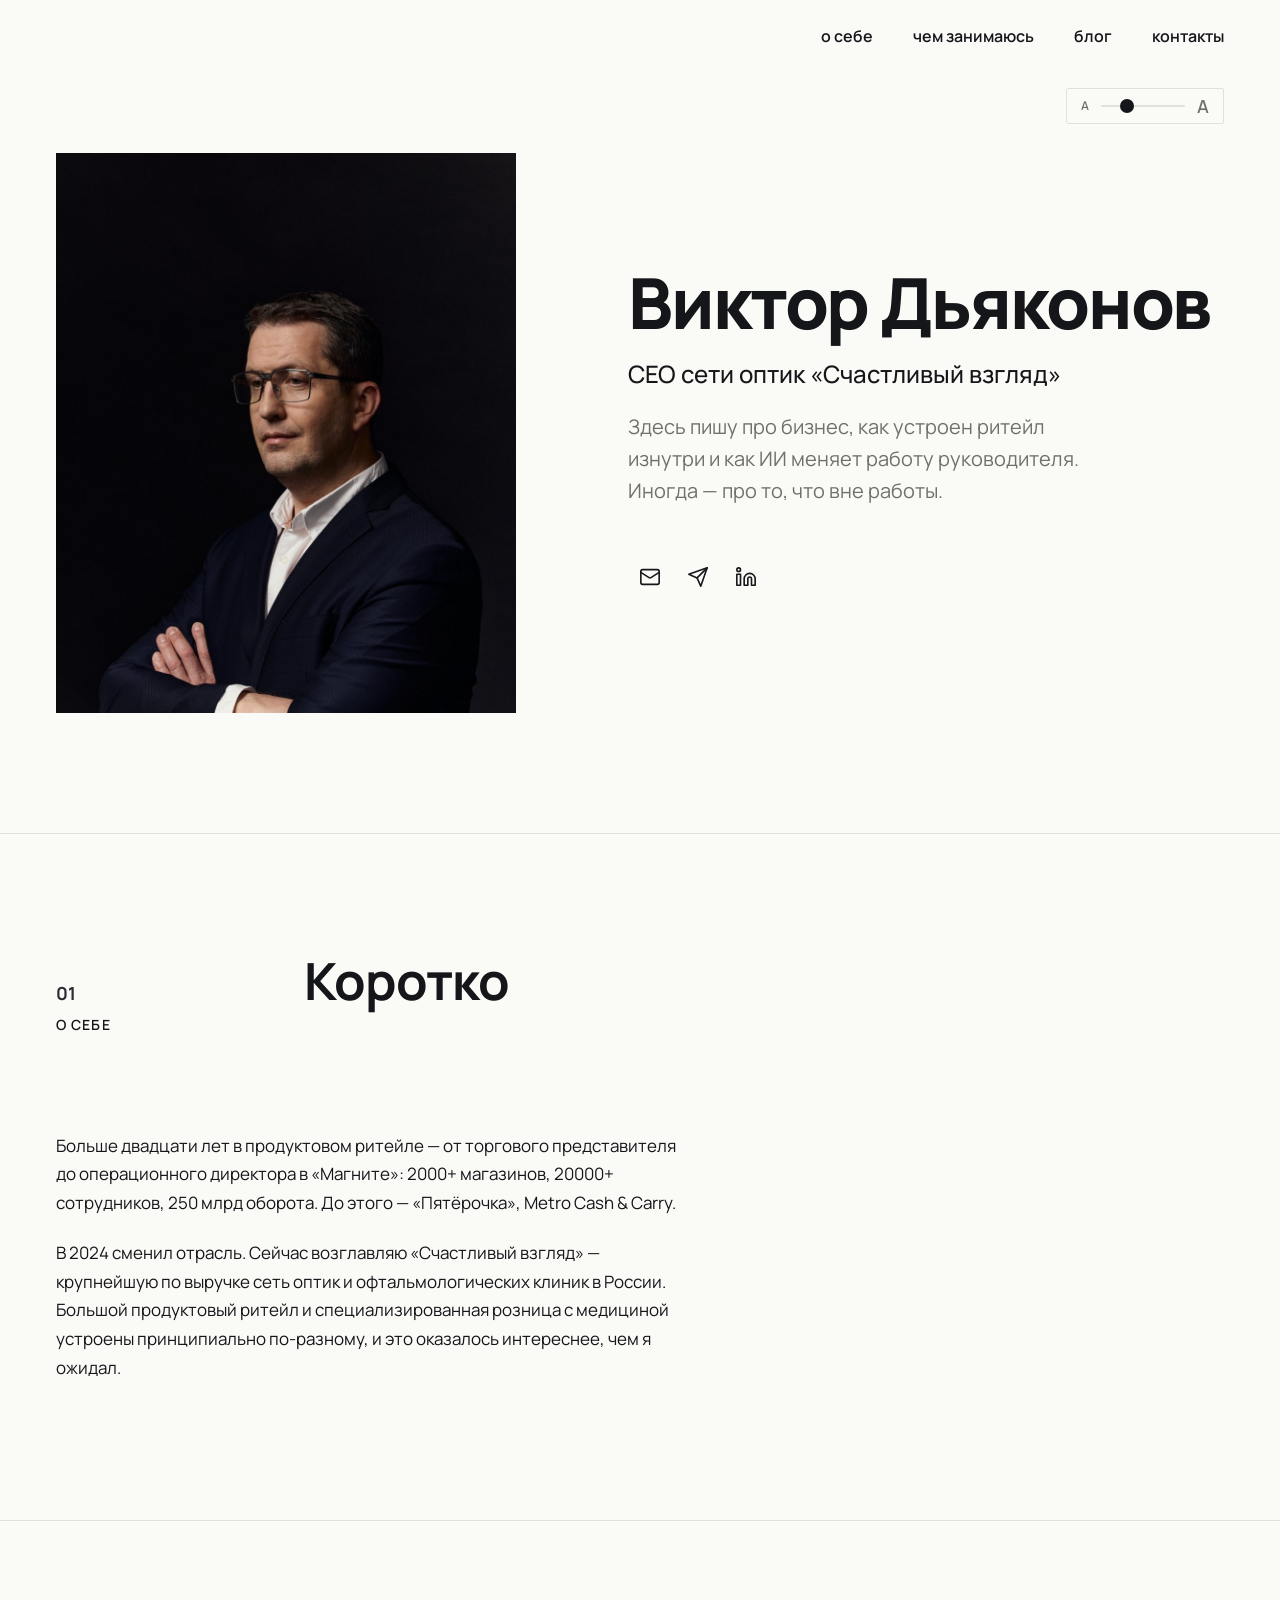
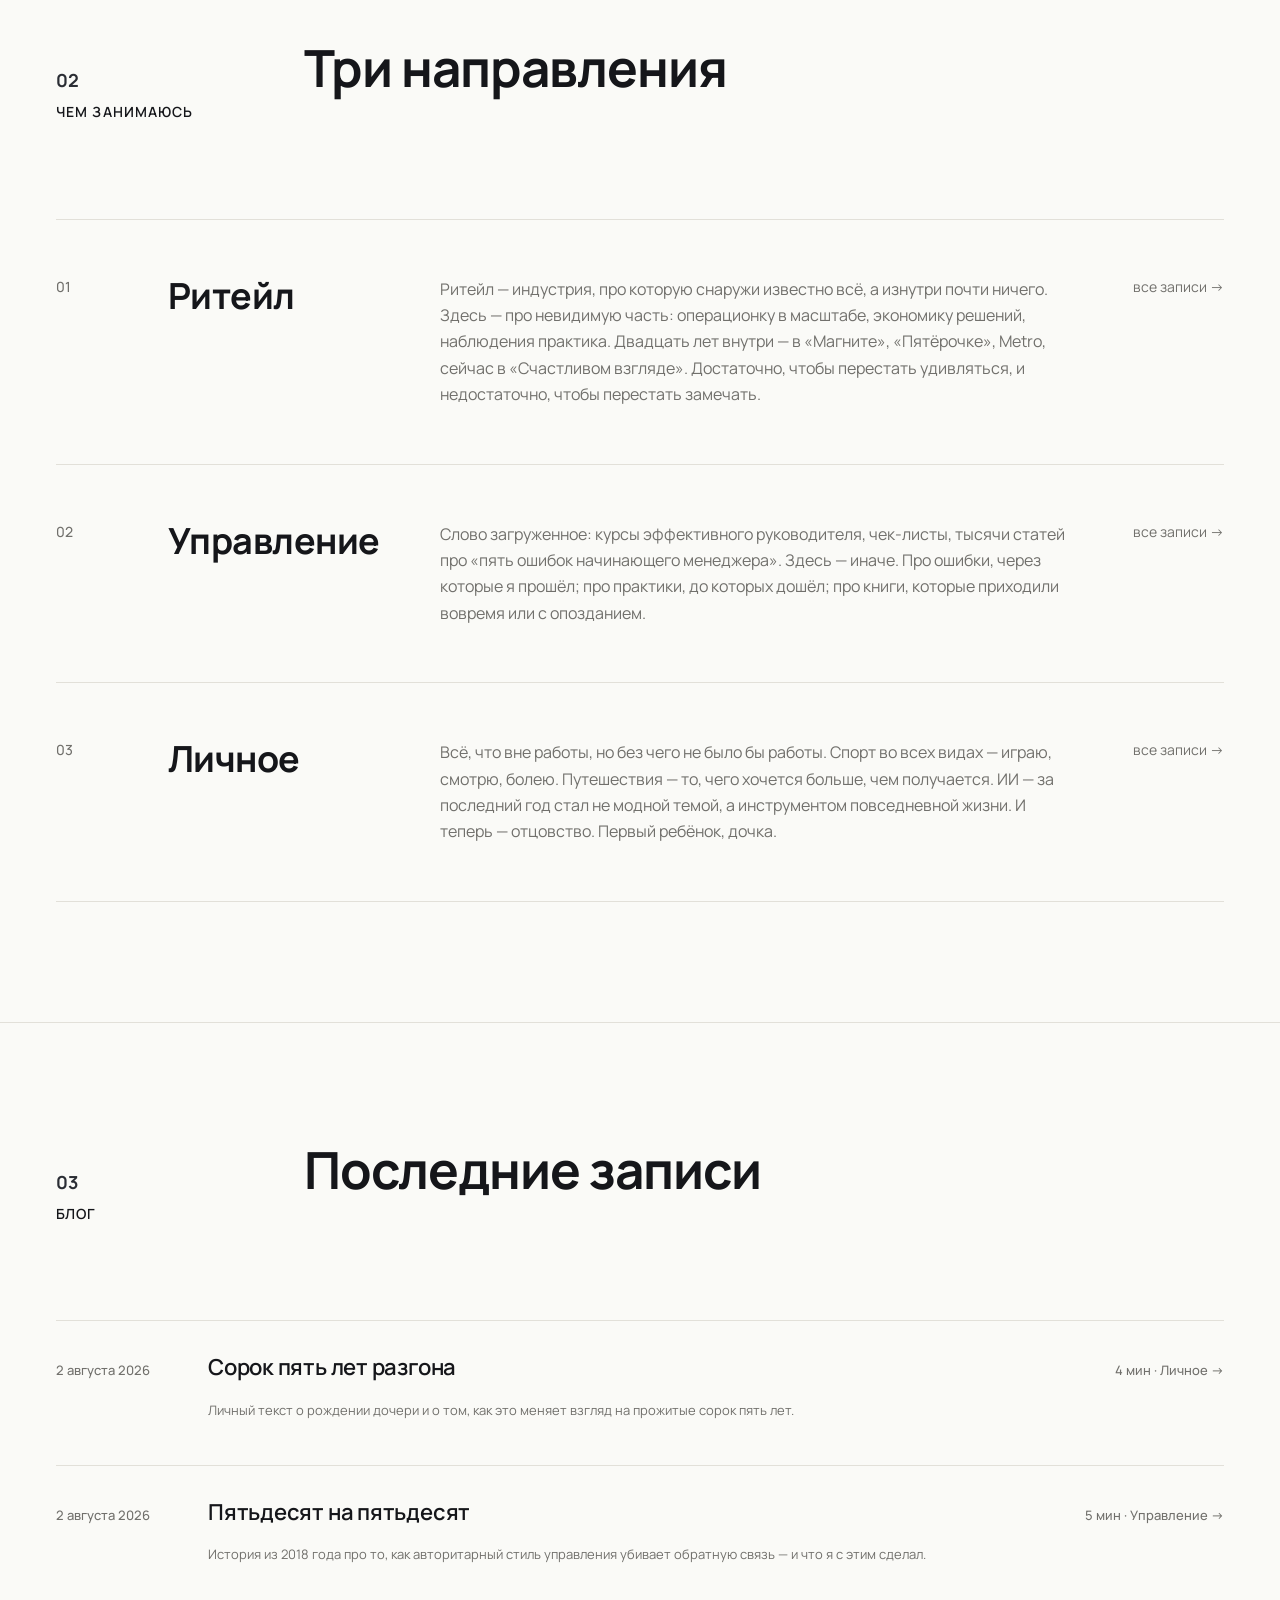
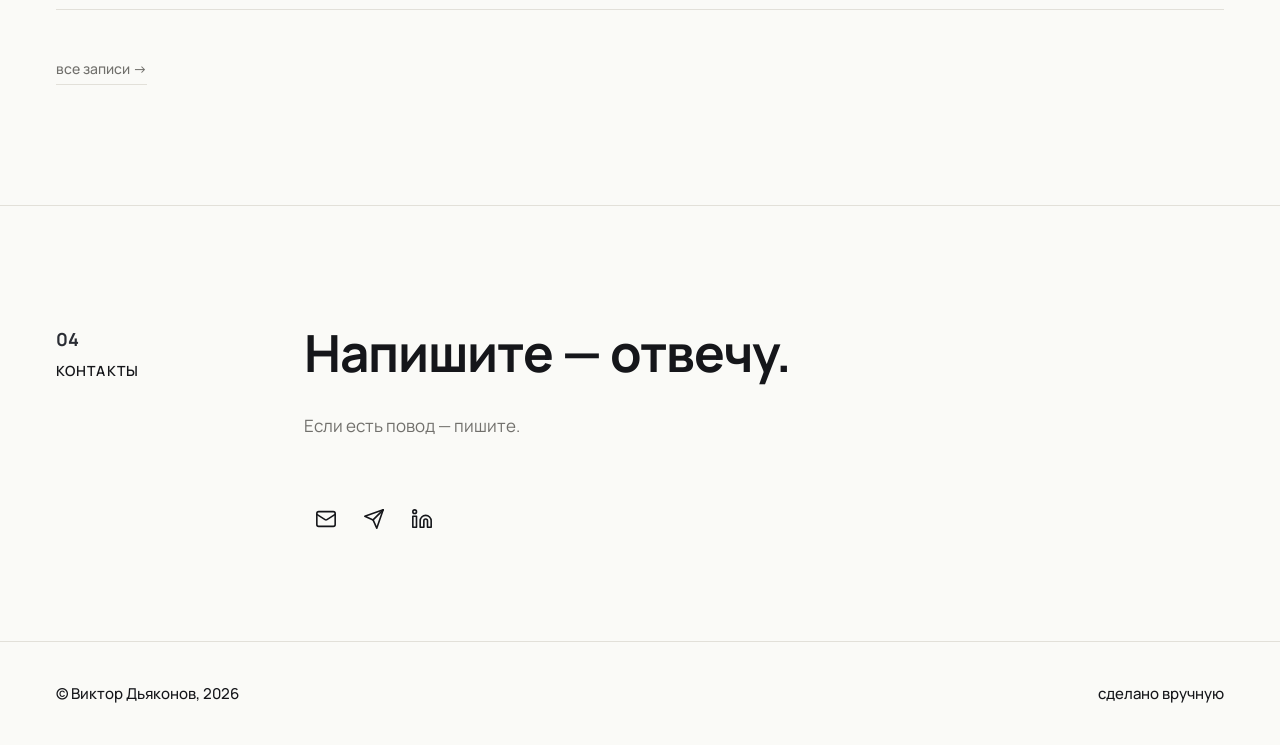
<file: index.html>
<!doctype html>
<html lang="ru">
<head>
  <meta charset="UTF-8">
  <meta name="viewport" content="width=device-width, initial-scale=1.0">
  <script src="font-size-widget.js"></script>
  <title>Виктор Дьяконов</title>

  <link rel="preconnect" href="https://fonts.googleapis.com">
  <link rel="preconnect" href="https://fonts.gstatic.com" crossorigin>
  <link href="https://fonts.googleapis.com/css2?family=Manrope:wght@400;500;600;700;800&display=swap" rel="stylesheet">

  <link rel="stylesheet" href="styles.css">
</head>
<body>

  <!-- ========== Nav ========== -->
  <header class="nav" id="nav">
    <div class="container">
      <nav class="nav-inner">
        <button class="nav-burger" id="nav-burger" aria-label="Меню">
          <span></span><span></span><span></span>
        </button>
      </nav>
    </div>
  </header>
  <div class="nav-links" id="nav-links">
    <a class="nav-link" href="#about">о себе</a>
    <a class="nav-link" href="#doing">чем занимаюсь</a>
    <a class="nav-link" href="blog.html">блог</a>
    <a class="nav-link" href="#contacts">контакты</a>
  </div>

  <!-- ========== Hero ========== -->
  <section class="hero container">
    <div class="hero-photo">
      <img src="images/victor.JPG" alt="Виктор Дьяконов">
    </div>
    <div>
      <h1 class="hero-name">Виктор Дьяконов</h1>
      <p class="hero-role">CEO сети оптик «Счастливый взгляд»</p>
      <p class="hero-desc">Здесь пишу про бизнес, как устроен ритейл изнутри и как ИИ меняет работу руководителя. Иногда — про то, что вне работы.</p>
      <div class="contacts" style="margin-top: 48px;">
        <a class="icon-link" href="mailto:victor.diakonov@gmail.com" aria-label="Email">
          <svg xmlns="http://www.w3.org/2000/svg" width="22" height="22" viewBox="0 0 24 24" fill="none" stroke="currentColor" stroke-width="1.75" stroke-linecap="round" stroke-linejoin="round"><rect width="20" height="16" x="2" y="4" rx="2"/><path d="m22 7-8.97 5.7a1.94 1.94 0 0 1-2.06 0L2 7"/></svg>
        </a>
        <a class="icon-link" href="https://t.me/dvvictor" aria-label="Telegram" target="_blank" rel="noopener">
          <svg xmlns="http://www.w3.org/2000/svg" width="22" height="22" viewBox="0 0 24 24" fill="none" stroke="currentColor" stroke-width="1.75" stroke-linecap="round" stroke-linejoin="round"><path d="m22 2-7 20-4-9-9-4Z"/><path d="M22 2 11 13"/></svg>
        </a>
        <a class="icon-link" href="https://www.linkedin.com/in/%D0%B2%D0%B8%D0%BA%D1%82%D0%BE%D1%80-%D0%B4%D1%8C%D1%8F%D0%BA%D0%BE%D0%BD%D0%BE%D0%B2/" aria-label="LinkedIn" target="_blank" rel="noopener">
          <svg xmlns="http://www.w3.org/2000/svg" width="22" height="22" viewBox="0 0 24 24" fill="none" stroke="currentColor" stroke-width="1.75" stroke-linecap="round" stroke-linejoin="round">
            <path d="M16 8a6 6 0 0 1 6 6v7h-4v-7a2 2 0 0 0-2-2 2 2 0 0 0-2 2v7h-4v-7a6 6 0 0 1 6-6z"/>
            <rect width="4" height="12" x="2" y="9"/>
            <circle cx="4" cy="4" r="2"/>
          </svg>
        </a>
      </div>
    </div>
  </section>

  <!-- ========== О себе ========== -->
  <section class="s container" id="about">
    <div class="s-head">
      <div class="s-head-meta">
        <span class="s-num">01</span>
        <span class="label">о себе</span>
      </div>
      <h2 class="h2">Коротко</h2>
    </div>
    <div class="body about-body">
      <p>
        Больше двадцати лет в продуктовом ритейле — от торгового представителя до операционного директора в «Магните»: 2000+ магазинов, 20000+ сотрудников, 250 млрд оборота. До этого — «Пятёрочка», Metro Cash &amp; Carry.
      </p>
      <p>
        В 2024 сменил отрасль. Сейчас возглавляю «Счастливый взгляд» — крупнейшую по выручке сеть оптик и офтальмологических клиник в России. Большой продуктовый ритейл и специализированная розница с медициной устроены принципиально по-разному, и это оказалось интереснее, чем я ожидал.
      </p>
    </div>
  </section>

  <!-- ========== Чем занимаюсь ========== -->
  <section class="s container" id="doing">
    <div class="s-head">
      <div class="s-head-meta">
        <span class="s-num">02</span>
        <span class="label">чем занимаюсь</span>
      </div>
      <h2 class="h2">Три направления</h2>
    </div>
    <div class="doing-list">
      <div class="doing-row">
        <span class="doing-num">01</span>
        <span class="doing-title">Ритейл</span>
        <p class="doing-desc">Ритейл — индустрия, про которую снаружи известно всё, а изнутри почти ничего. Здесь — про невидимую часть: операционку в масштабе, экономику решений, наблюдения практика. Двадцать лет внутри — в «Магните», «Пятёрочке», Metro, сейчас в «Счастливом взгляде». Достаточно, чтобы перестать удивляться, и недостаточно, чтобы перестать замечать.</p>
        <a class="doing-arrow" href="blog.html?tag=retail">все записи →</a>
      </div>
      <div class="doing-row">
        <span class="doing-num">02</span>
        <span class="doing-title">Управление</span>
        <p class="doing-desc">Слово загруженное: курсы эффективного руководителя, чек-листы, тысячи статей про «пять ошибок начинающего менеджера». Здесь — иначе. Про ошибки, через которые я прошёл; про практики, до которых дошёл; про книги, которые приходили вовремя или с опозданием.</p>
        <a class="doing-arrow" href="blog.html?tag=upravlenie">все записи →</a>
      </div>
      <div class="doing-row">
        <span class="doing-num">03</span>
        <span class="doing-title">Личное</span>
        <p class="doing-desc">Всё, что вне работы, но без чего не было бы работы. Спорт во всех видах — играю, смотрю, болею. Путешествия — то, чего хочется больше, чем получается. ИИ — за последний год стал не модной темой, а инструментом повседневной жизни. И теперь — отцовство. Первый ребёнок, дочка.</p>
        <a class="doing-arrow" href="blog.html?tag=lichnoe">все записи →</a>
      </div>
    </div>
  </section>

  <!-- ========== Блог ========== -->
  <section class="s container" id="blog">
    <div class="s-head">
      <div class="s-head-meta">
        <span class="s-num">03</span>
        <span class="label">блог</span>
      </div>
      <h2 class="h2">Последние записи</h2>
    </div>
    <div class="blog-list" id="recent-posts"></div>
    <a class="blog-more" href="blog.html">все записи →</a>
  </section>

  <!-- ========== Контакты ========== -->
  <section class="contacts-section container" id="contacts">
    <div class="contacts-block">
      <div class="s-head-meta">
        <span class="s-num">04</span>
        <span class="label">контакты</span>
      </div>
      <div>
        <h2 class="h2" style="margin-bottom: 32px;">Напишите — отвечу.</h2>
        <p class="body body-muted" style="max-width: 480px; margin-bottom: 56px;">
          Если есть повод — пишите.
        </p>
        <div class="contacts">
          <a class="icon-link" href="mailto:victor.diakonov@gmail.com" aria-label="Email">
            <svg xmlns="http://www.w3.org/2000/svg" width="22" height="22" viewBox="0 0 24 24" fill="none" stroke="currentColor" stroke-width="1.75" stroke-linecap="round" stroke-linejoin="round"><rect width="20" height="16" x="2" y="4" rx="2"/><path d="m22 7-8.97 5.7a1.94 1.94 0 0 1-2.06 0L2 7"/></svg>
          </a>
          <a class="icon-link" href="https://t.me/dvvictor" aria-label="Telegram" target="_blank" rel="noopener">
            <svg xmlns="http://www.w3.org/2000/svg" width="22" height="22" viewBox="0 0 24 24" fill="none" stroke="currentColor" stroke-width="1.75" stroke-linecap="round" stroke-linejoin="round"><path d="m22 2-7 20-4-9-9-4Z"/><path d="M22 2 11 13"/></svg>
          </a>
          <a class="icon-link" href="https://www.linkedin.com/in/%D0%B2%D0%B8%D0%BA%D1%82%D0%BE%D1%80-%D0%B4%D1%8C%D1%8F%D0%BA%D0%BE%D0%BD%D0%BE%D0%B2/" aria-label="LinkedIn" target="_blank" rel="noopener">
            <svg xmlns="http://www.w3.org/2000/svg" width="22" height="22" viewBox="0 0 24 24" fill="none" stroke="currentColor" stroke-width="1.75" stroke-linecap="round" stroke-linejoin="round">
              <path d="M16 8a6 6 0 0 1 6 6v7h-4v-7a2 2 0 0 0-2-2 2 2 0 0 0-2 2v7h-4v-7a6 6 0 0 1 6-6z"/>
              <rect width="4" height="12" x="2" y="9"/>
              <circle cx="4" cy="4" r="2"/>
            </svg>
          </a>
        </div>
      </div>
    </div>
  </section>

  <!-- ========== Footer ========== -->
  <footer>
    <div class="container">
      <span>© Виктор Дьяконов, 2026</span>
      <span>сделано вручную</span>
    </div>
  </footer>

  <script src="posts-data.js"></script>
  <script>
    // Последние записи из posts-data.js
    (function () {
      var months = ['января','февраля','марта','апреля','мая','июня','июля','августа','сентября','октября','ноября','декабря'];
      function fmtDate(iso) {
        var p = iso.split('-');
        return +p[2] + ' ' + months[+p[1] - 1] + ' ' + p[0];
      }
      var list = document.getElementById('recent-posts');
      POSTS.slice(0, 2).forEach(function (post) {
        var row = document.createElement('div');
        row.className = 'blog-row';
        row.addEventListener('click', function (e) {
          if (!e.target.closest('a')) location.href = post.url;
        });
        var tagHtml = '';
        if (post.tags && post.tags.length) {
          tagHtml = ' · ' + post.tags.map(function (t) {
            return '<a class="blog-tag" href="blog.html?tag=' + t + '">' + (TAG_NAMES[t] || t) + '</a>';
          }).join(', ');
        }
        var annotationHtml = post.annotation
          ? '<p class="blog-annotation">' + post.annotation + '</p>'
          : '';
        row.innerHTML =
          '<span class="blog-date">' + fmtDate(post.date) + '</span>' +
          '<div class="blog-center"><span class="blog-title">' + post.title + '</span>' + annotationHtml + '</div>' +
          '<span class="blog-meta">' + post.mins + ' мин' + tagHtml + ' →</span>';
        list.appendChild(row);
      });
    }());

    // Sticky nav — граница появляется при скролле
    const nav = document.getElementById('nav');
    window.addEventListener('scroll', function () {
      nav.classList.toggle('scrolled', window.scrollY > 8);
    }, { passive: true });

    // Lucide icons
    // Мобильное меню
    const burger = document.getElementById('nav-burger');
    const navLinks = document.getElementById('nav-links');
    burger.addEventListener('click', function () {
      const open = navLinks.classList.toggle('open');
      burger.classList.toggle('open', open);
      document.body.style.overflow = open ? 'hidden' : '';
    });
    navLinks.querySelectorAll('.nav-link').forEach(function (link) {
      link.addEventListener('click', function () {
        navLinks.classList.remove('open');
        burger.classList.remove('open');
        document.body.style.overflow = '';
      });
    });
  </script>

</body>
</html>
</file>
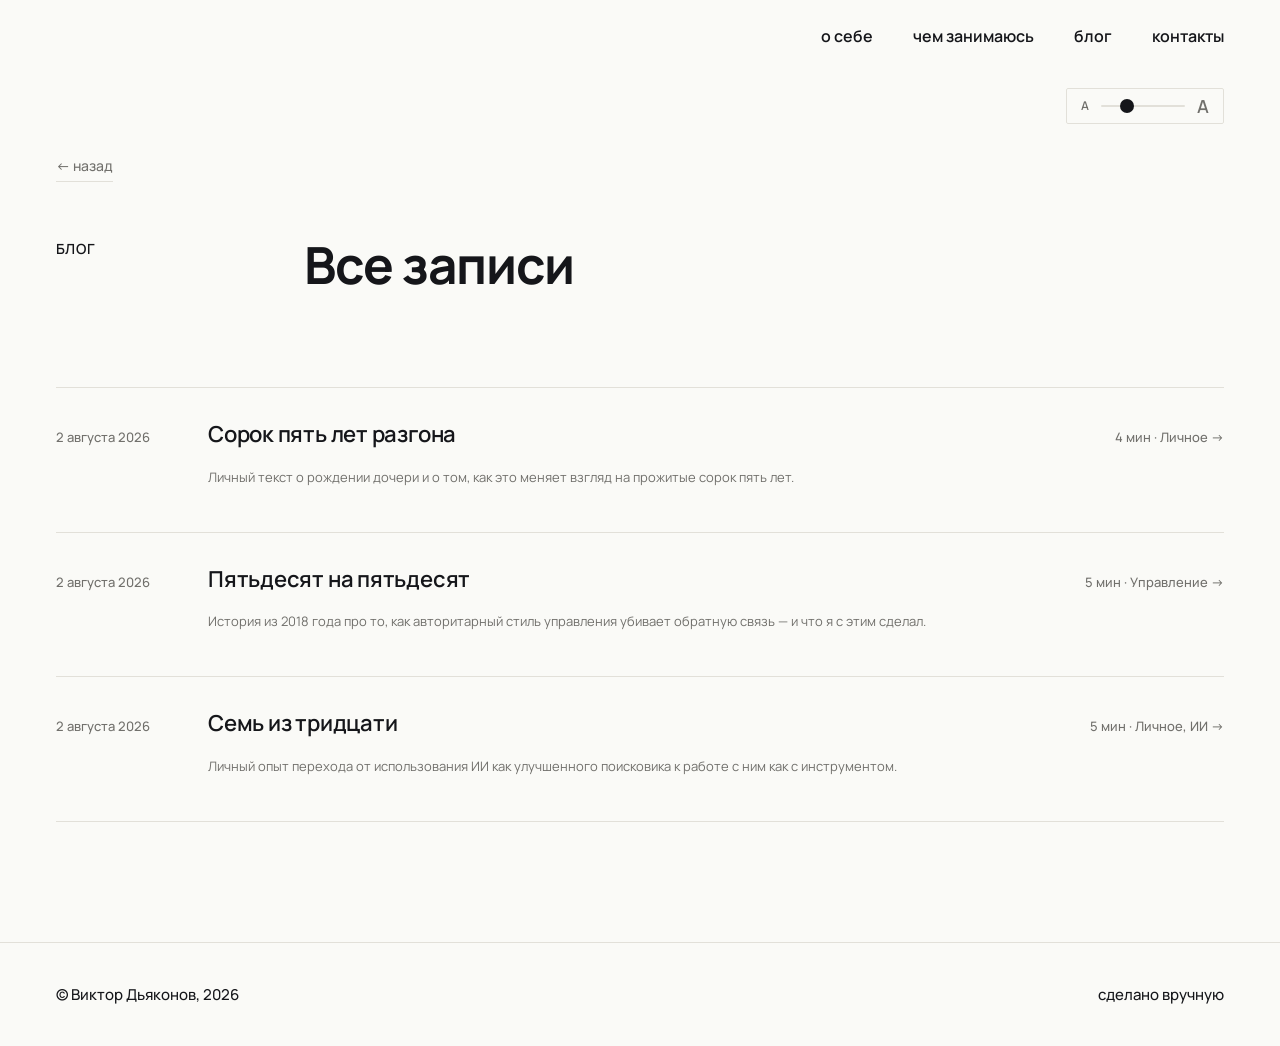
<file: blog.html>
<!doctype html>
<html lang="ru">
<head>
  <meta charset="UTF-8">
  <meta name="viewport" content="width=device-width, initial-scale=1.0">
  <script src="font-size-widget.js"></script>
  <title>Блог — Виктор Дьяконов</title>

  <link rel="preconnect" href="https://fonts.googleapis.com">
  <link rel="preconnect" href="https://fonts.gstatic.com" crossorigin>
  <link href="https://fonts.googleapis.com/css2?family=Manrope:wght@400;500;600;700;800&display=swap" rel="stylesheet">

  <link rel="stylesheet" href="styles.css">
</head>
<body>

  <!-- ========== Nav ========== -->
  <header class="nav" id="nav">
    <div class="container">
      <nav class="nav-inner">
        <button class="nav-burger" id="nav-burger" aria-label="Меню">
          <span></span><span></span><span></span>
        </button>
      </nav>
    </div>
  </header>
  <div class="nav-links" id="nav-links">
    <a class="nav-link" href="index.html#about">о себе</a>
    <a class="nav-link" href="index.html#doing">чем занимаюсь</a>
    <a class="nav-link" href="blog.html">блог</a>
    <a class="nav-link" href="index.html#contacts">контакты</a>
  </div>

  <!-- ========== Блог ========== -->
  <main class="container">
    <section class="s" style="border-top: none; padding-top: 80px;">
      <a class="post-back" href="index.html">← назад</a>
      <div class="s-head" style="align-items: start;">
        <div class="s-head-meta">
          <span class="label">блог</span>
        </div>
        <div>
          <h2 class="h2">Все записи</h2>
          <div class="blog-filter-info" id="blog-filter-info" style="display: none;">
            <span class="blog-filter-label" id="blog-filter-name"></span>
            <a class="blog-filter-clear" href="blog.html">все записи →</a>
          </div>
        </div>
      </div>
      <div class="blog-list" id="all-posts"></div>
    </section>
  </main>

  <!-- ========== Footer ========== -->
  <footer>
    <div class="container">
      <span>© Виктор Дьяконов, 2026</span>
      <span>сделано вручную</span>
    </div>
  </footer>

  <script src="posts-data.js"></script>
  <script>
    // Все записи из posts-data.js
    (function () {
      var months = ['января','февраля','марта','апреля','мая','июня','июля','августа','сентября','октября','ноября','декабря'];
      function fmtDate(iso) {
        var p = iso.split('-');
        return +p[2] + ' ' + months[+p[1] - 1] + ' ' + p[0];
      }

      var params = new URLSearchParams(location.search);
      var activeTag = params.get('tag');
      if (activeTag && !TAG_NAMES[activeTag]) activeTag = null;

      if (activeTag) {
        document.getElementById('blog-filter-name').textContent = TAG_NAMES[activeTag];
        document.getElementById('blog-filter-info').style.display = 'flex';
      }

      var posts = activeTag
        ? POSTS.filter(function (p) { return p.tags && p.tags.indexOf(activeTag) !== -1; })
        : POSTS;

      var list = document.getElementById('all-posts');
      posts.forEach(function (post) {
        var row = document.createElement('div');
        row.className = 'blog-row';
        row.addEventListener('click', function (e) {
          if (!e.target.closest('a')) location.href = post.url;
        });
        var tagHtml = '';
        if (post.tags && post.tags.length) {
          tagHtml = ' · ' + post.tags.map(function (t) {
            return '<a class="blog-tag" href="blog.html?tag=' + t + '">' + (TAG_NAMES[t] || t) + '</a>';
          }).join(', ');
        }
        var annotationHtml = post.annotation
          ? '<p class="blog-annotation">' + post.annotation + '</p>'
          : '';
        row.innerHTML =
          '<span class="blog-date">' + fmtDate(post.date) + '</span>' +
          '<div class="blog-center"><span class="blog-title">' + post.title + '</span>' + annotationHtml + '</div>' +
          '<span class="blog-meta">' + post.mins + ' мин' + tagHtml + ' →</span>';
        list.appendChild(row);
      });
    }());

    const nav = document.getElementById('nav');
    window.addEventListener('scroll', function () {
      nav.classList.toggle('scrolled', window.scrollY > 8);
    }, { passive: true });

    const burger = document.getElementById('nav-burger');
    const navLinks = document.getElementById('nav-links');
    burger.addEventListener('click', function () {
      const open = navLinks.classList.toggle('open');
      burger.classList.toggle('open', open);
      document.body.style.overflow = open ? 'hidden' : '';
    });
    navLinks.querySelectorAll('.nav-link').forEach(function (link) {
      link.addEventListener('click', function () {
        navLinks.classList.remove('open');
        burger.classList.remove('open');
        document.body.style.overflow = '';
      });
    });
  </script>

</body>
</html>
</file>
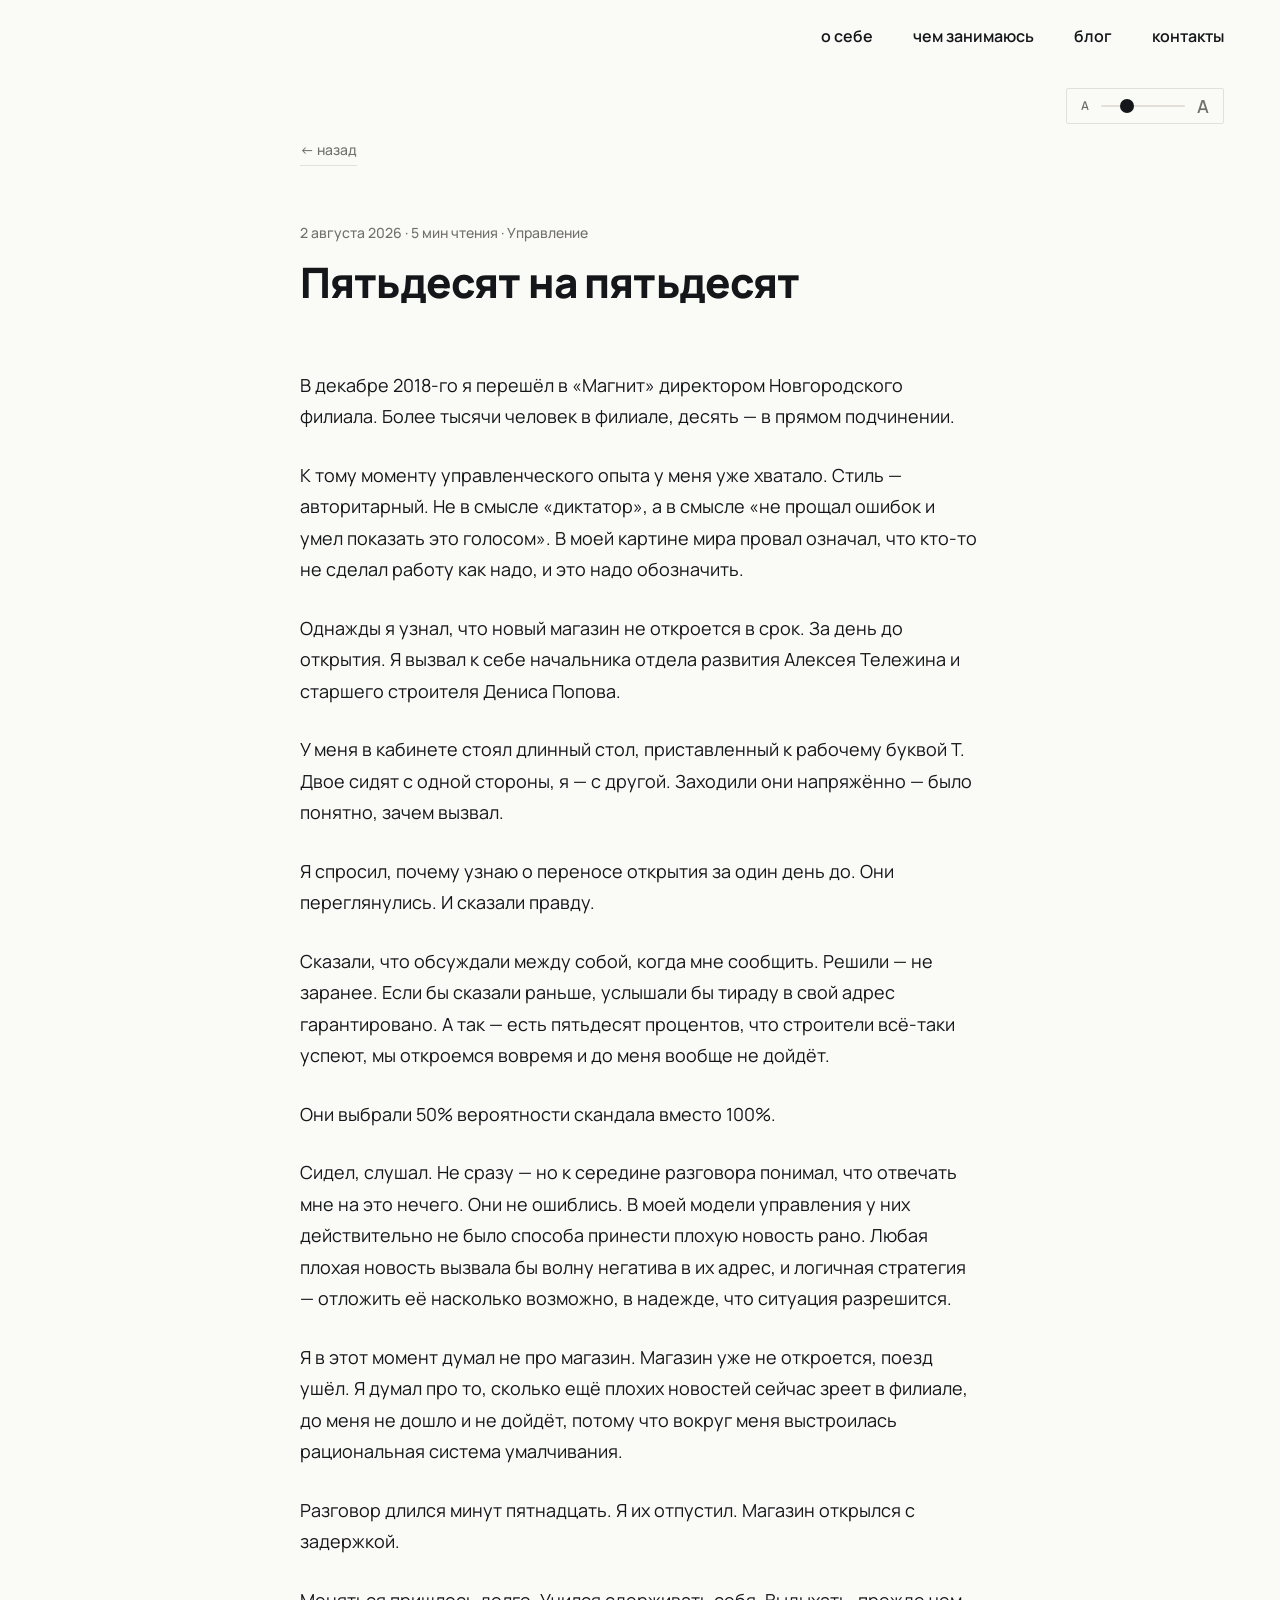
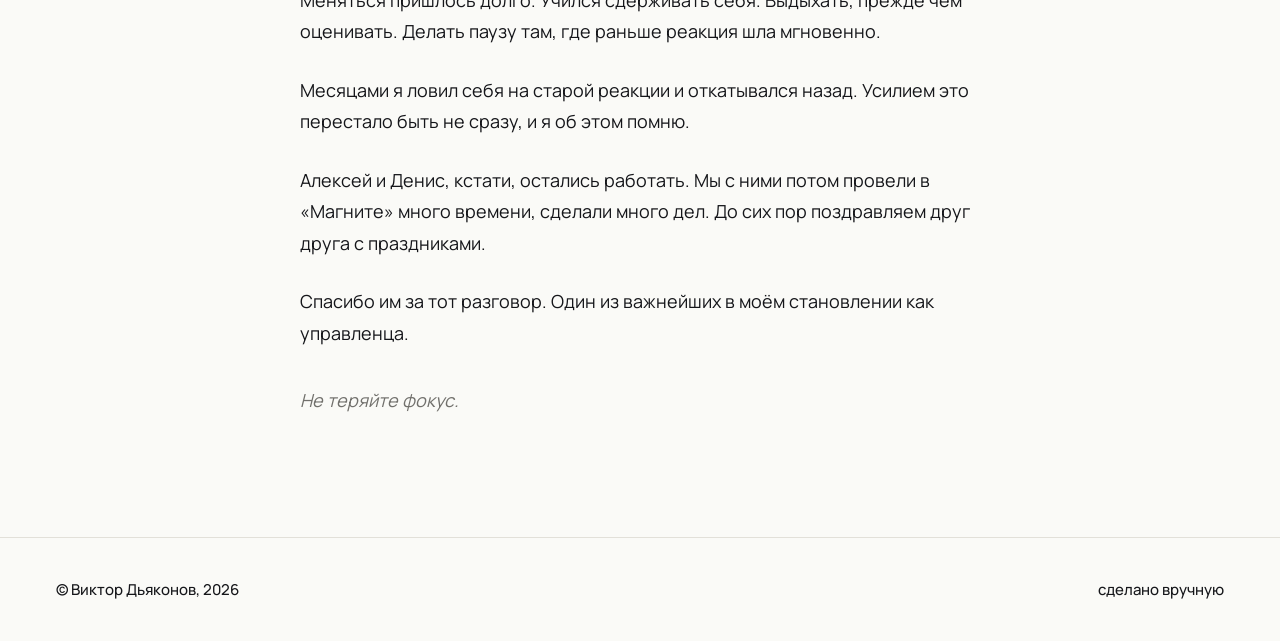
<file: posts/fifty-fifty.html>
<!doctype html>
<html lang="ru">
<head>
  <meta charset="UTF-8">
  <meta name="viewport" content="width=device-width, initial-scale=1.0">
  <script src="../font-size-widget.js"></script>
  <title>Пятьдесят на пятьдесят — Виктор Дьяконов</title>

  <link rel="preconnect" href="https://fonts.googleapis.com">
  <link rel="preconnect" href="https://fonts.gstatic.com" crossorigin>
  <link href="https://fonts.googleapis.com/css2?family=Manrope:wght@400;500;600;700;800&display=swap" rel="stylesheet">

  <link rel="stylesheet" href="../styles.css">
</head>
<body>

  <!-- ========== Nav ========== -->
  <header class="nav" id="nav">
    <div class="container">
      <nav class="nav-inner">
        <button class="nav-burger" id="nav-burger" aria-label="Меню">
          <span></span><span></span><span></span>
        </button>
      </nav>
    </div>
  </header>
  <div class="nav-links" id="nav-links">
    <a class="nav-link" href="../index.html#about">о себе</a>
    <a class="nav-link" href="../index.html#doing">чем занимаюсь</a>
    <a class="nav-link" href="../blog.html">блог</a>
    <a class="nav-link" href="../index.html#contacts">контакты</a>
  </div>

  <!-- ========== Статья ========== -->
  <main class="container">
    <div class="post-wrap">

      <a class="post-back" href="../index.html#blog">← назад</a>

      <p class="post-meta">2 августа 2026 · 5 мин чтения</p>
      <h1 class="post-h1">Пятьдесят на пятьдесят</h1>

      <div class="post-body">
        <p>В декабре 2018-го я перешёл в «Магнит» директором Новгородского филиала. Более тысячи человек в филиале, десять — в прямом подчинении.</p>

        <p>К тому моменту управленческого опыта у меня уже хватало. Стиль — авторитарный. Не в смысле «диктатор», а в смысле «не прощал ошибок и умел показать это голосом». В моей картине мира провал означал, что кто-то не сделал работу как надо, и это надо обозначить.</p>

        <p>Однажды я узнал, что новый магазин не откроется в срок. За день до открытия. Я вызвал к себе начальника отдела развития Алексея Тележина и старшего строителя Дениса Попова.</p>

        <p>У меня в кабинете стоял длинный стол, приставленный к рабочему буквой Т. Двое сидят с одной стороны, я — с другой. Заходили они напряжённо — было понятно, зачем вызвал.</p>

        <p>Я спросил, почему узнаю о переносе открытия за один день до. Они переглянулись. И сказали правду.</p>

        <p>Сказали, что обсуждали между собой, когда мне сообщить. Решили — не заранее. Если бы сказали раньше, услышали бы тираду в свой адрес гарантировано. А так — есть пятьдесят процентов, что строители всё-таки успеют, мы откроемся вовремя и до меня вообще не дойдёт.</p>

        <p>Они выбрали 50% вероятности скандала вместо 100%.</p>

        <p>Сидел, слушал. Не сразу — но к середине разговора понимал, что отвечать мне на это нечего. Они не ошиблись. В моей модели управления у них действительно не было способа принести плохую новость рано. Любая плохая новость вызвала бы волну негатива в их адрес, и логичная стратегия — отложить её насколько возможно, в надежде, что ситуация разрешится.</p>

        <p>Я в этот момент думал не про магазин. Магазин уже не откроется, поезд ушёл. Я думал про то, сколько ещё плохих новостей сейчас зреет в филиале, до меня не дошло и не дойдёт, потому что вокруг меня выстроилась рациональная система умалчивания.</p>

        <p>Разговор длился минут пятнадцать. Я их отпустил. Магазин открылся с задержкой.</p>

        <p>Меняться пришлось долго. Учился сдерживать себя. Выдыхать, прежде чем оценивать. Делать паузу там, где раньше реакция шла мгновенно.</p>

        <p>Месяцами я ловил себя на старой реакции и откатывался назад. Усилием это перестало быть не сразу, и я об этом помню.</p>

        <p>Алексей и Денис, кстати, остались работать. Мы с ними потом провели в «Магните» много времени, сделали много дел. До сих пор поздравляем друг друга с праздниками.</p>

        <p>Спасибо им за тот разговор. Один из важнейших в моём становлении как управленца.</p>

        <p class="post-signature">Не теряйте фокус.</p>
      </div>

    </div>
  </main>

  <!-- ========== Footer ========== -->
  <footer>
    <div class="container">
      <span>© Виктор Дьяконов, 2026</span>
      <span>сделано вручную</span>
    </div>
  </footer>

  <script>
    const nav = document.getElementById('nav');
    window.addEventListener('scroll', function () {
      nav.classList.toggle('scrolled', window.scrollY > 8);
    }, { passive: true });

    const burger = document.getElementById('nav-burger');
    const navLinks = document.getElementById('nav-links');
    burger.addEventListener('click', function () {
      const open = navLinks.classList.toggle('open');
      burger.classList.toggle('open', open);
      document.body.style.overflow = open ? 'hidden' : '';
    });
    navLinks.querySelectorAll('.nav-link').forEach(function (link) {
      link.addEventListener('click', function () {
        navLinks.classList.remove('open');
        burger.classList.remove('open');
        document.body.style.overflow = '';
      });
    });
  </script>

  <script src="../posts-data.js"></script>
  <script>
    (function () {
      var filename = 'posts/' + location.pathname.split('/').pop();
      var post = POSTS.find(function (p) { return p.url === filename; });
      if (!post || !post.tags || !post.tags.length) return;
      var tagHtml = post.tags.map(function (t) {
        return '<a class="blog-tag" href="../blog.html?tag=' + t + '">' + (TAG_NAMES[t] || t) + '</a>';
      }).join(', ');
      var meta = document.querySelector('.post-meta');
      if (meta) {
        var span = document.createElement('span');
        span.innerHTML = ' · ' + tagHtml;
        meta.appendChild(span);
      }
    }());
  </script>

</body>
</html>
</file>
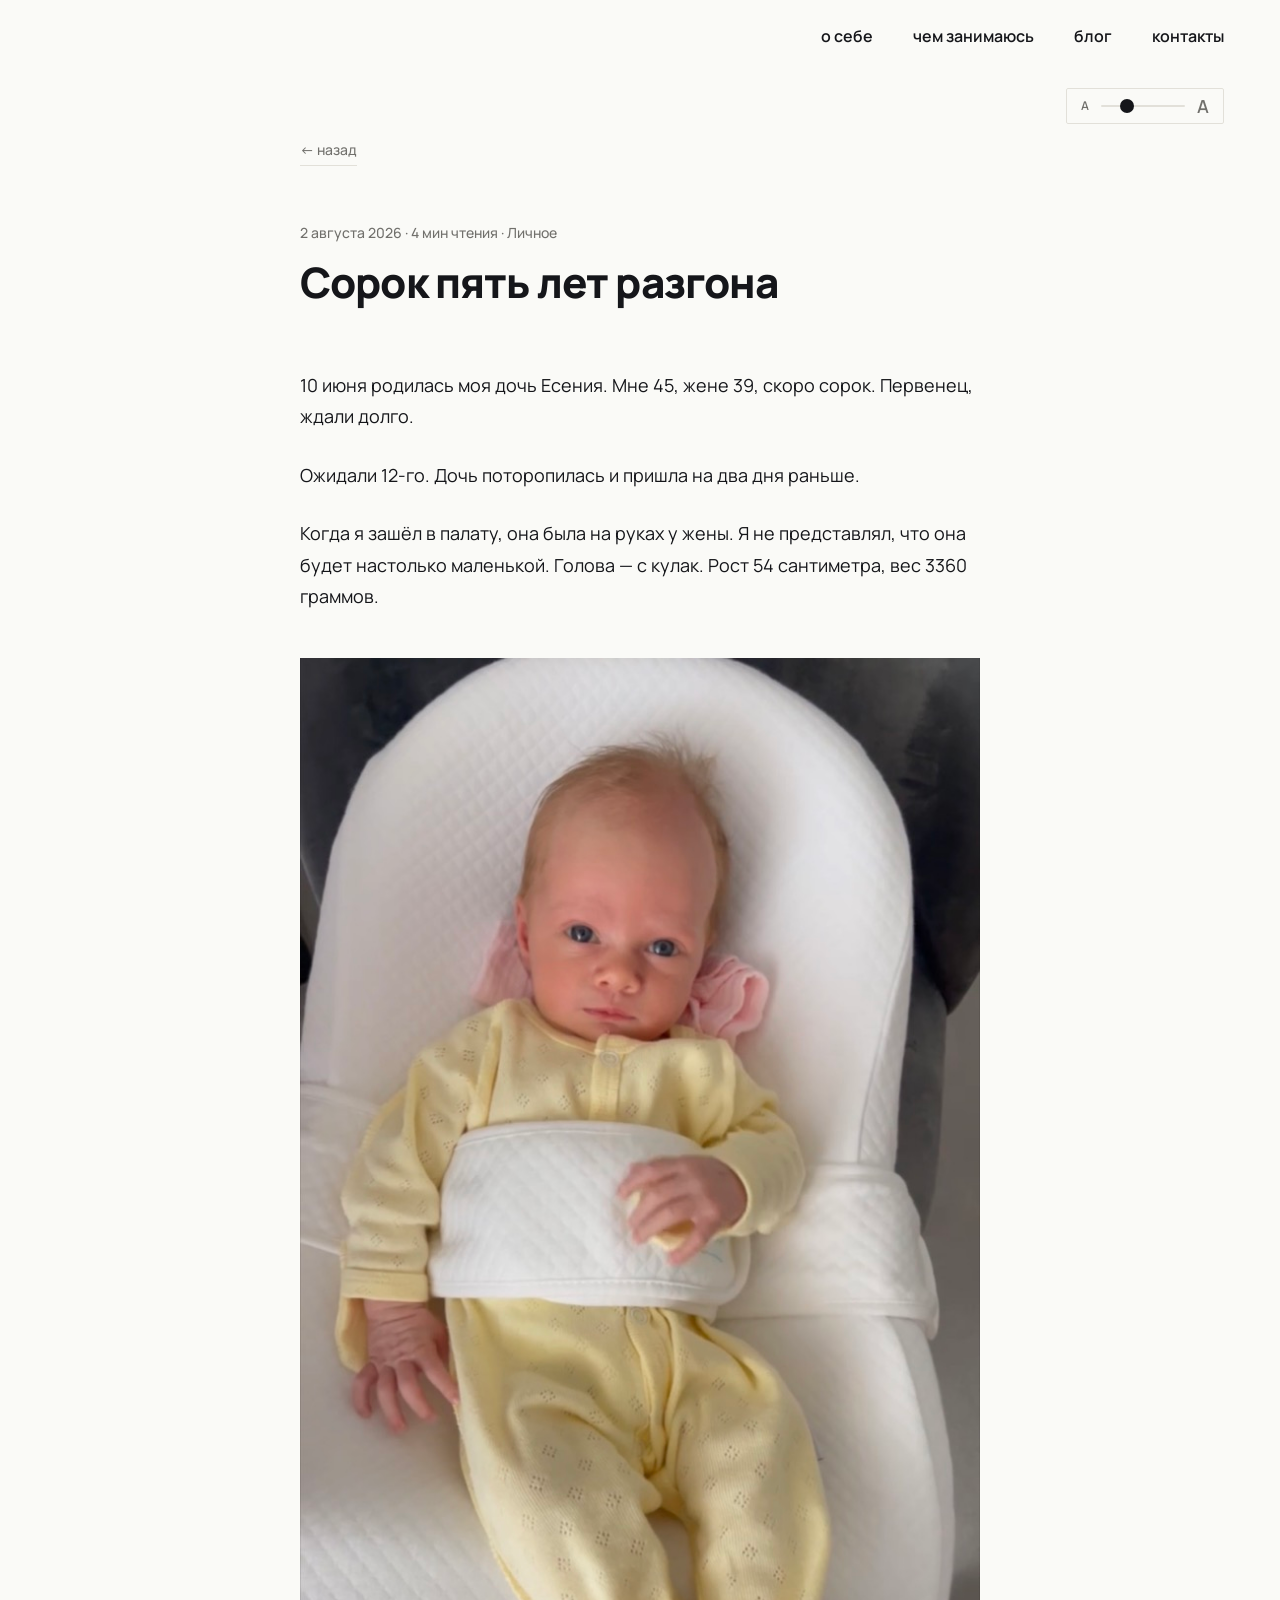
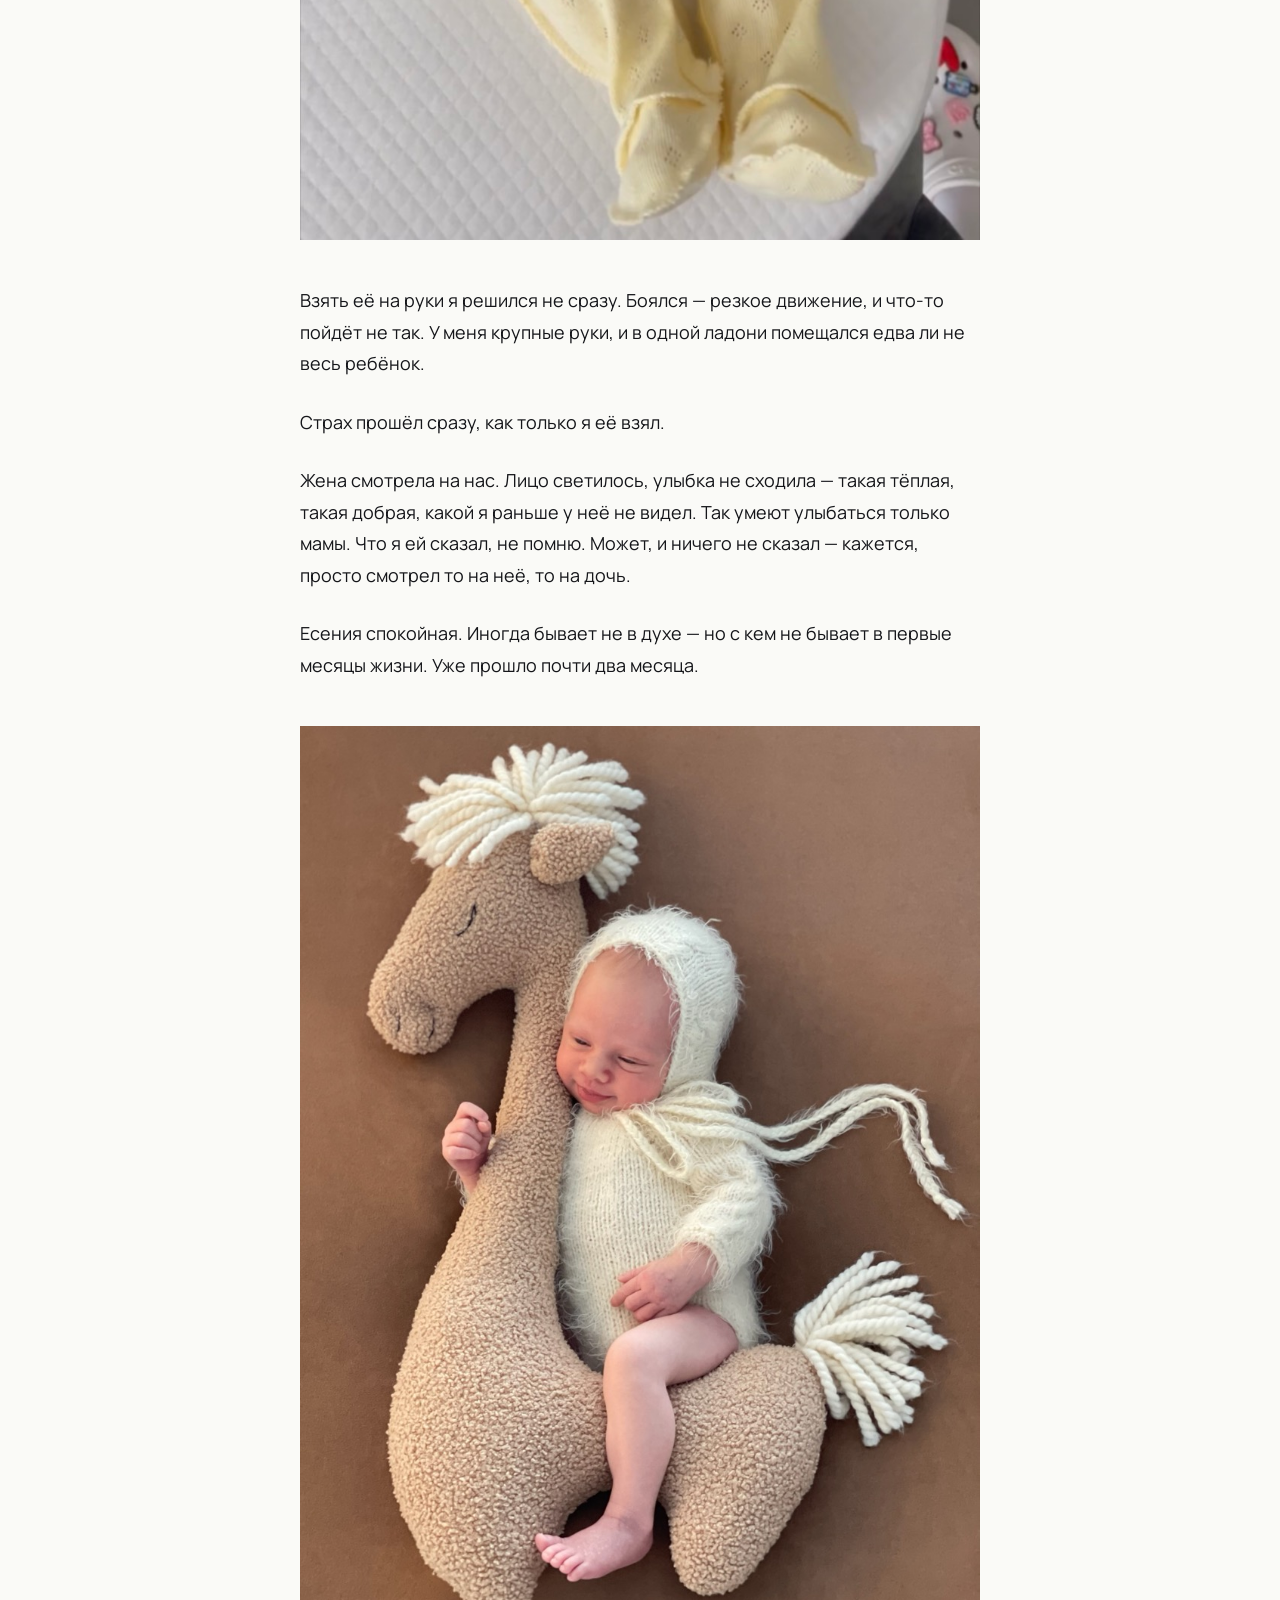
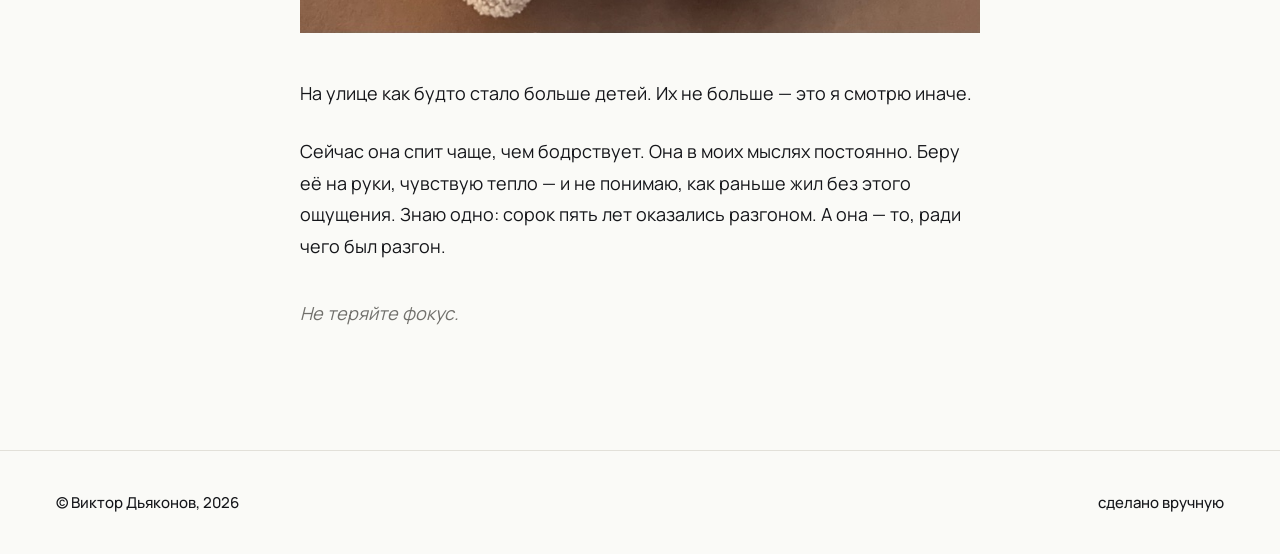
<file: posts/forty-five-years-of-run-up.html>
<!doctype html>
<html lang="ru">
<head>
  <meta charset="UTF-8">
  <meta name="viewport" content="width=device-width, initial-scale=1.0">
  <script src="../font-size-widget.js"></script>
  <title>Сорок пять лет разгона — Виктор Дьяконов</title>

  <link rel="preconnect" href="https://fonts.googleapis.com">
  <link rel="preconnect" href="https://fonts.gstatic.com" crossorigin>
  <link href="https://fonts.googleapis.com/css2?family=Manrope:wght@400;500;600;700;800&display=swap" rel="stylesheet">

  <link rel="stylesheet" href="../styles.css">
</head>
<body>

  <!-- ========== Nav ========== -->
  <header class="nav" id="nav">
    <div class="container">
      <nav class="nav-inner">
        <button class="nav-burger" id="nav-burger" aria-label="Меню">
          <span></span><span></span><span></span>
        </button>
      </nav>
    </div>
  </header>
  <div class="nav-links" id="nav-links">
    <a class="nav-link" href="../index.html#about">о себе</a>
    <a class="nav-link" href="../index.html#doing">чем занимаюсь</a>
    <a class="nav-link" href="../blog.html">блог</a>
    <a class="nav-link" href="../index.html#contacts">контакты</a>
  </div>

  <!-- ========== Статья ========== -->
  <main class="container">
    <div class="post-wrap">

      <a class="post-back" href="../index.html#blog">← назад</a>

      <p class="post-meta">2 августа 2026 · 4 мин чтения</p>
      <h1 class="post-h1">Сорок пять лет разгона</h1>

      <div class="post-body">
        <p>10 июня родилась моя дочь Есения. Мне 45, жене 39, скоро сорок. Первенец, ждали долго.</p>

        <p>Ожидали 12-го. Дочь поторопилась и пришла на два дня раньше.</p>

        <p>Когда я зашёл в палату, она была на руках у жены. Я не представлял, что она будет настолько маленькой. Голова — с кулак. Рост 54 сантиметра, вес 3360 граммов.</p>

        <div class="post-img">
          <img src="../images/esenia-newborn.jpg" alt="Есения в первые дни">
        </div>

        <p>Взять её на руки я решился не сразу. Боялся — резкое движение, и что-то пойдёт не так. У меня крупные руки, и в одной ладони помещался едва ли не весь ребёнок.</p>

        <p>Страх прошёл сразу, как только я её взял.</p>

        <p>Жена смотрела на нас. Лицо светилось, улыбка не сходила — такая тёплая, такая добрая, какой я раньше у неё не видел. Так умеют улыбаться только мамы. Что я ей сказал, не помню. Может, и ничего не сказал — кажется, просто смотрел то на неё, то на дочь.</p>

        <p>Есения спокойная. Иногда бывает не в духе — но с кем не бывает в первые месяцы жизни. Уже прошло почти два месяца.</p>

        <div class="post-img">
          <img src="../images/esenia-horse.jpg" alt="Есения">
        </div>

        <p>На улице как будто стало больше детей. Их не больше — это я смотрю иначе.</p>

        <p>Сейчас она спит чаще, чем бодрствует. Она в моих мыслях постоянно. Беру её на руки, чувствую тепло — и не понимаю, как раньше жил без этого ощущения. Знаю одно: сорок пять лет оказались разгоном. А она — то, ради чего был разгон.</p>

        <p class="post-signature">Не теряйте фокус.</p>
      </div>

    </div>
  </main>

  <!-- ========== Footer ========== -->
  <footer>
    <div class="container">
      <span>© Виктор Дьяконов, 2026</span>
      <span>сделано вручную</span>
    </div>
  </footer>

  <script>
    const nav = document.getElementById('nav');
    window.addEventListener('scroll', function () {
      nav.classList.toggle('scrolled', window.scrollY > 8);
    }, { passive: true });

    const burger = document.getElementById('nav-burger');
    const navLinks = document.getElementById('nav-links');
    burger.addEventListener('click', function () {
      const open = navLinks.classList.toggle('open');
      burger.classList.toggle('open', open);
      document.body.style.overflow = open ? 'hidden' : '';
    });
    navLinks.querySelectorAll('.nav-link').forEach(function (link) {
      link.addEventListener('click', function () {
        navLinks.classList.remove('open');
        burger.classList.remove('open');
        document.body.style.overflow = '';
      });
    });
  </script>

  <script src="../posts-data.js"></script>
  <script>
    (function () {
      var filename = 'posts/' + location.pathname.split('/').pop();
      var post = POSTS.find(function (p) { return p.url === filename; });
      if (!post || !post.tags || !post.tags.length) return;
      var tagHtml = post.tags.map(function (t) {
        return '<a class="blog-tag" href="../blog.html?tag=' + t + '">' + (TAG_NAMES[t] || t) + '</a>';
      }).join(', ');
      var meta = document.querySelector('.post-meta');
      if (meta) {
        var span = document.createElement('span');
        span.innerHTML = ' · ' + tagHtml;
        meta.appendChild(span);
      }
    }());
  </script>

</body>
</html>
</file>
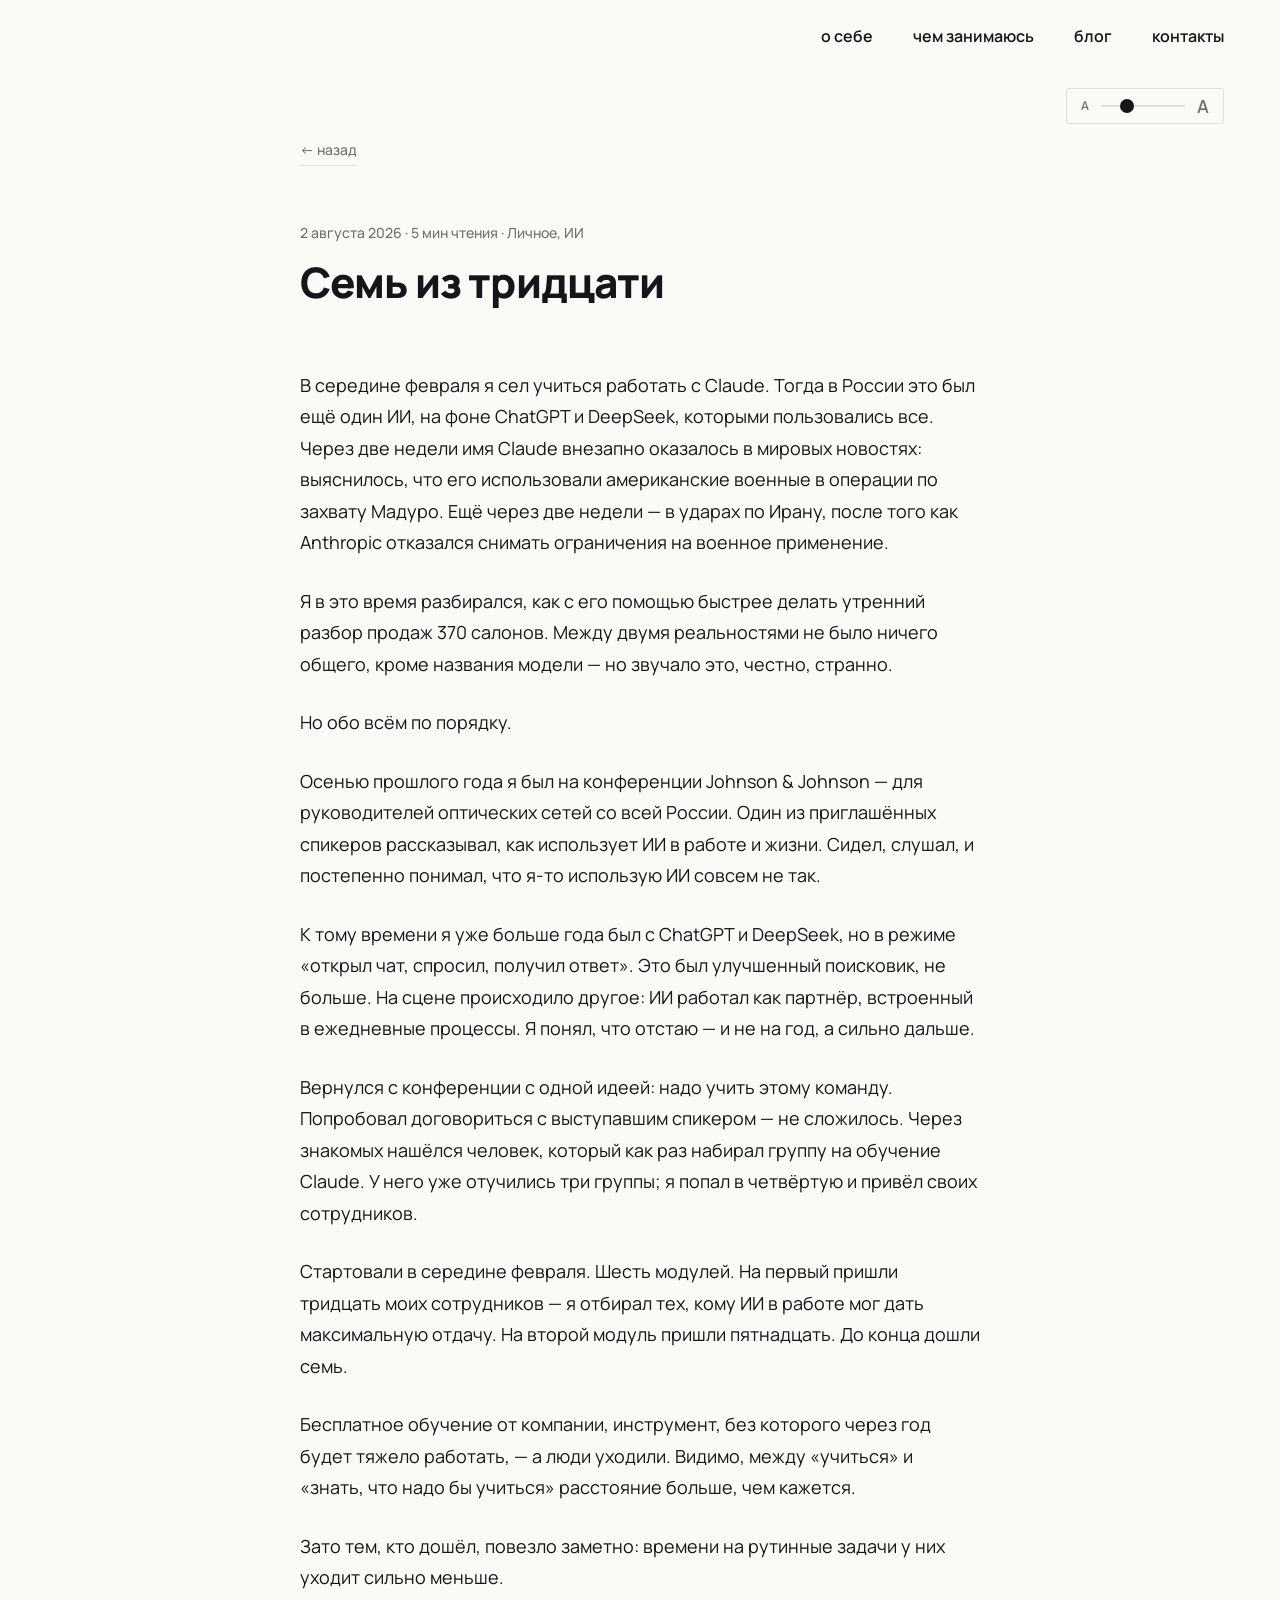
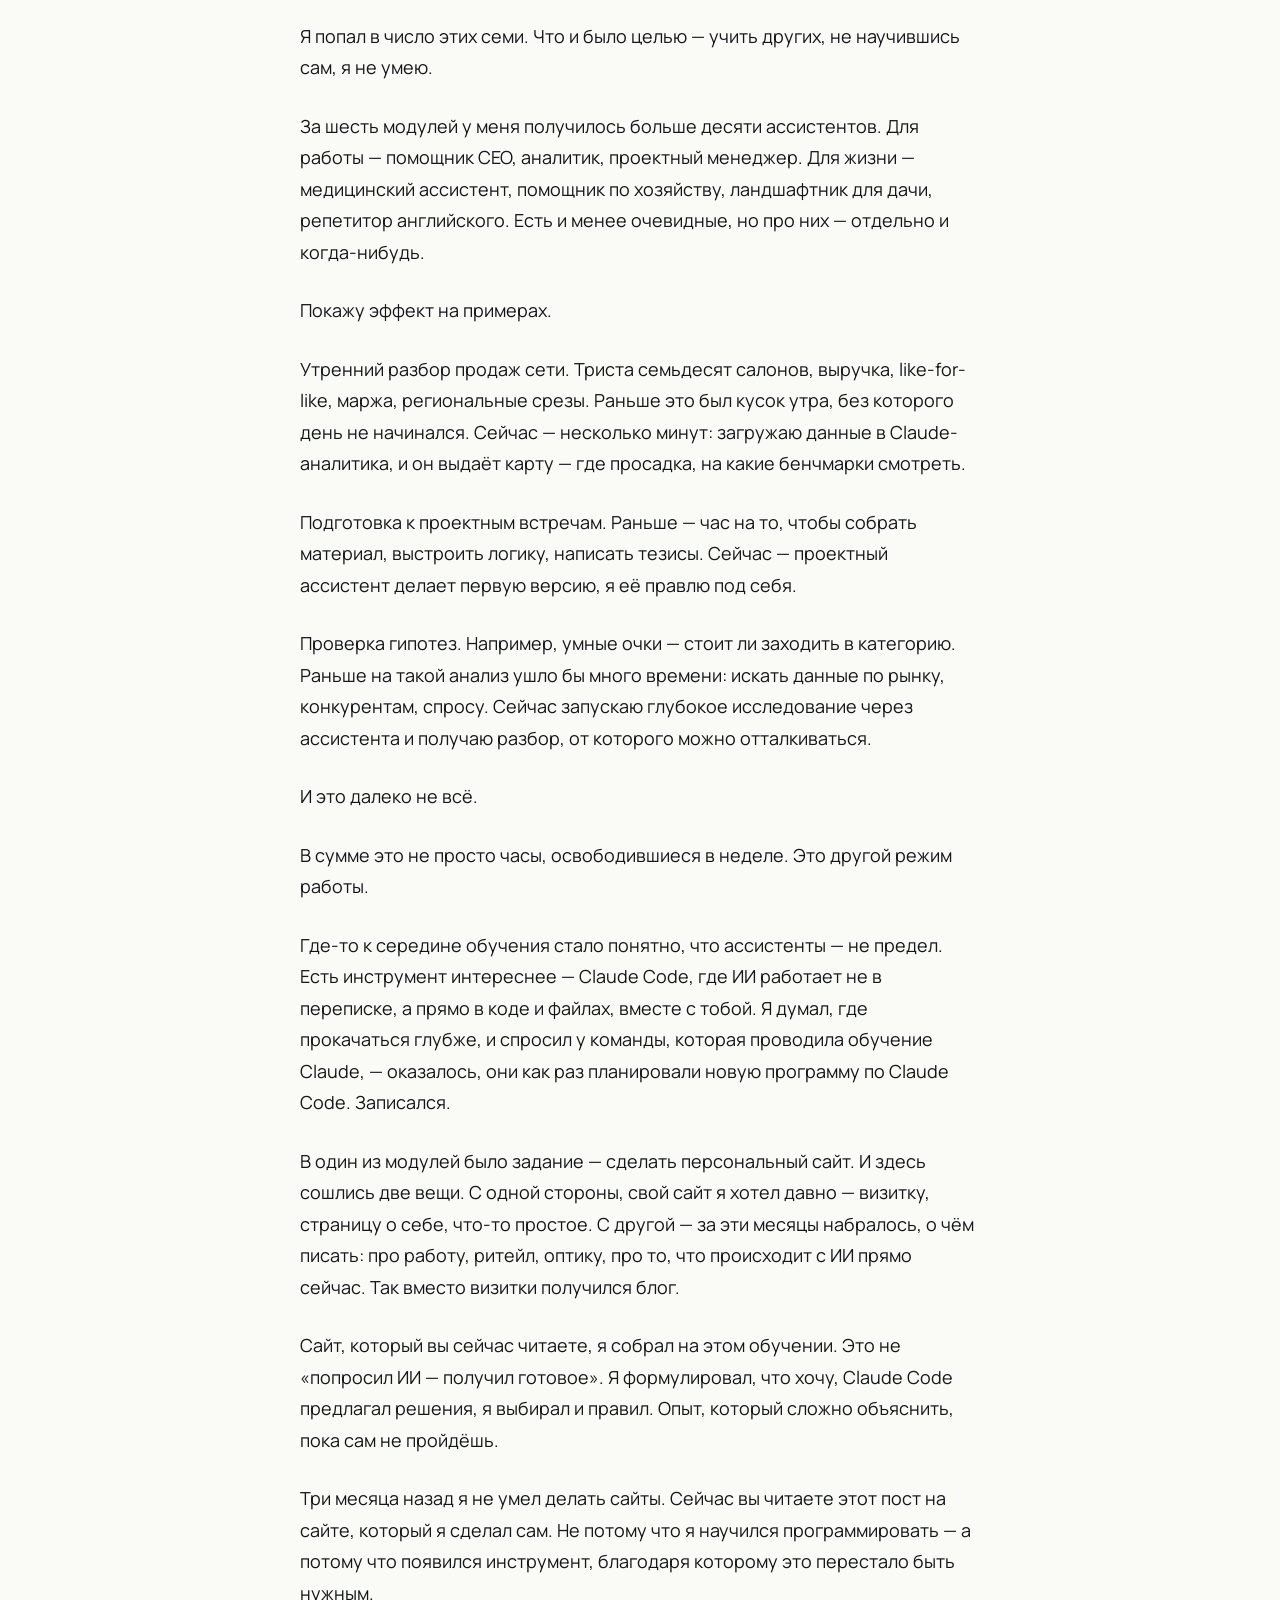
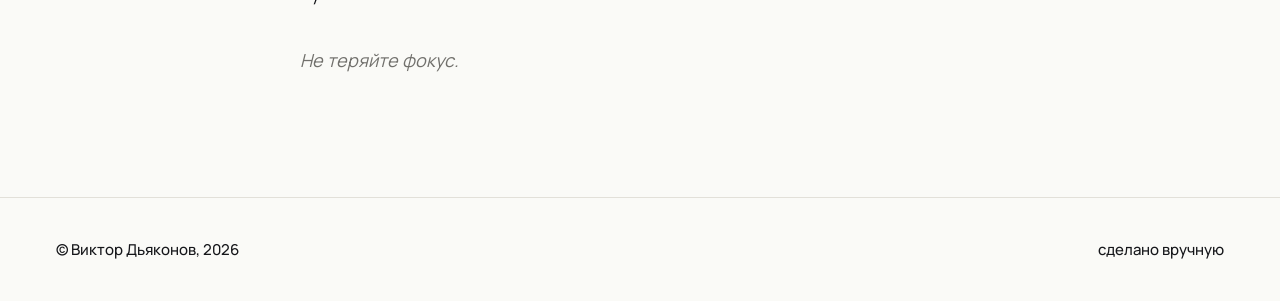
<file: posts/seven-of-thirty.html>
<!doctype html>
<html lang="ru">
<head>
  <meta charset="UTF-8">
  <meta name="viewport" content="width=device-width, initial-scale=1.0">
  <script src="../font-size-widget.js"></script>
  <title>Семь из тридцати — Виктор Дьяконов</title>

  <link rel="preconnect" href="https://fonts.googleapis.com">
  <link rel="preconnect" href="https://fonts.gstatic.com" crossorigin>
  <link href="https://fonts.googleapis.com/css2?family=Manrope:wght@400;500;600;700;800&display=swap" rel="stylesheet">

  <link rel="stylesheet" href="../styles.css">
</head>
<body>

  <!-- ========== Nav ========== -->
  <header class="nav" id="nav">
    <div class="container">
      <nav class="nav-inner">
        <button class="nav-burger" id="nav-burger" aria-label="Меню">
          <span></span><span></span><span></span>
        </button>
      </nav>
    </div>
  </header>
  <div class="nav-links" id="nav-links">
    <a class="nav-link" href="../index.html#about">о себе</a>
    <a class="nav-link" href="../index.html#doing">чем занимаюсь</a>
    <a class="nav-link" href="../blog.html">блог</a>
    <a class="nav-link" href="../index.html#contacts">контакты</a>
  </div>

  <!-- ========== Статья ========== -->
  <main class="container">
    <div class="post-wrap">

      <a class="post-back" href="../index.html#blog">← назад</a>

      <p class="post-meta">2 августа 2026 · 5 мин чтения</p>
      <h1 class="post-h1">Семь из тридцати</h1>

      <div class="post-body">
        <p>В середине февраля я сел учиться работать с Claude. Тогда в России это был ещё один ИИ, на фоне ChatGPT и DeepSeek, которыми пользовались все. Через две недели имя Claude внезапно оказалось в мировых новостях: выяснилось, что его использовали американские военные в операции по захвату Мадуро. Ещё через две недели — в ударах по Ирану, после того как Anthropic отказался снимать ограничения на военное применение.</p>

        <p>Я в это время разбирался, как с его помощью быстрее делать утренний разбор продаж 370 салонов. Между двумя реальностями не было ничего общего, кроме названия модели — но звучало это, честно, странно.</p>

        <p>Но обо всём по порядку.</p>

        <p>Осенью прошлого года я был на конференции Johnson &amp; Johnson — для руководителей оптических сетей со всей России. Один из приглашённых спикеров рассказывал, как использует ИИ в работе и жизни. Сидел, слушал, и постепенно понимал, что я-то использую ИИ совсем не так.</p>

        <p>К тому времени я уже больше года был с ChatGPT и DeepSeek, но в режиме «открыл чат, спросил, получил ответ». Это был улучшенный поисковик, не больше. На сцене происходило другое: ИИ работал как партнёр, встроенный в ежедневные процессы. Я понял, что отстаю — и не на год, а сильно дальше.</p>

        <p>Вернулся с конференции с одной идеей: надо учить этому команду. Попробовал договориться с выступавшим спикером — не сложилось. Через знакомых нашёлся человек, который как раз набирал группу на обучение Claude. У него уже отучились три группы; я попал в четвёртую и привёл своих сотрудников.</p>

        <p>Стартовали в середине февраля. Шесть модулей. На первый пришли тридцать моих сотрудников — я отбирал тех, кому ИИ в работе мог дать максимальную отдачу. На второй модуль пришли пятнадцать. До конца дошли семь.</p>

        <p>Бесплатное обучение от компании, инструмент, без которого через год будет тяжело работать, — а люди уходили. Видимо, между «учиться» и «знать, что надо бы учиться» расстояние больше, чем кажется.</p>

        <p>Зато тем, кто дошёл, повезло заметно: времени на рутинные задачи у них уходит сильно меньше.</p>

        <p>Я попал в число этих семи. Что и было целью — учить других, не научившись сам, я не умею.</p>

        <p>За шесть модулей у меня получилось больше десяти ассистентов. Для работы — помощник CEO, аналитик, проектный менеджер. Для жизни — медицинский ассистент, помощник по хозяйству, ландшафтник для дачи, репетитор английского. Есть и менее очевидные, но про них — отдельно и когда-нибудь.</p>

        <p>Покажу эффект на примерах.</p>

        <p>Утренний разбор продаж сети. Триста семьдесят салонов, выручка, like-for-like, маржа, региональные срезы. Раньше это был кусок утра, без которого день не начинался. Сейчас — несколько минут: загружаю данные в Claude-аналитика, и он выдаёт карту — где просадка, на какие бенчмарки смотреть.</p>

        <p>Подготовка к проектным встречам. Раньше — час на то, чтобы собрать материал, выстроить логику, написать тезисы. Сейчас — проектный ассистент делает первую версию, я её правлю под себя.</p>

        <p>Проверка гипотез. Например, умные очки — стоит ли заходить в категорию. Раньше на такой анализ ушло бы много времени: искать данные по рынку, конкурентам, спросу. Сейчас запускаю глубокое исследование через ассистента и получаю разбор, от которого можно отталкиваться.</p>

        <p>И это далеко не всё.</p>

        <p>В сумме это не просто часы, освободившиеся в неделе. Это другой режим работы.</p>

        <p>Где-то к середине обучения стало понятно, что ассистенты — не предел. Есть инструмент интереснее — Claude Code, где ИИ работает не в переписке, а прямо в коде и файлах, вместе с тобой. Я думал, где прокачаться глубже, и спросил у команды, которая проводила обучение Claude, — оказалось, они как раз планировали новую программу по Claude Code. Записался.</p>

        <p>В один из модулей было задание — сделать персональный сайт. И здесь сошлись две вещи. С одной стороны, свой сайт я хотел давно — визитку, страницу о себе, что-то простое. С другой — за эти месяцы набралось, о чём писать: про работу, ритейл, оптику, про то, что происходит с ИИ прямо сейчас. Так вместо визитки получился блог.</p>

        <p>Сайт, который вы сейчас читаете, я собрал на этом обучении. Это не «попросил ИИ — получил готовое». Я формулировал, что хочу, Claude Code предлагал решения, я выбирал и правил. Опыт, который сложно объяснить, пока сам не пройдёшь.</p>

        <p>Три месяца назад я не умел делать сайты. Сейчас вы читаете этот пост на сайте, который я сделал сам. Не потому что я научился программировать — а потому что появился инструмент, благодаря которому это перестало быть нужным.</p>

        <p class="post-signature">Не теряйте фокус.</p>
      </div>

    </div>
  </main>

  <!-- ========== Footer ========== -->
  <footer>
    <div class="container">
      <span>© Виктор Дьяконов, 2026</span>
      <span>сделано вручную</span>
    </div>
  </footer>

  <script>
    const nav = document.getElementById('nav');
    window.addEventListener('scroll', function () {
      nav.classList.toggle('scrolled', window.scrollY > 8);
    }, { passive: true });

    const burger = document.getElementById('nav-burger');
    const navLinks = document.getElementById('nav-links');
    burger.addEventListener('click', function () {
      const open = navLinks.classList.toggle('open');
      burger.classList.toggle('open', open);
      document.body.style.overflow = open ? 'hidden' : '';
    });
    navLinks.querySelectorAll('.nav-link').forEach(function (link) {
      link.addEventListener('click', function () {
        navLinks.classList.remove('open');
        burger.classList.remove('open');
        document.body.style.overflow = '';
      });
    });
  </script>

  <script src="../posts-data.js"></script>
  <script>
    (function () {
      var filename = 'posts/' + location.pathname.split('/').pop();
      var post = POSTS.find(function (p) { return p.url === filename; });
      if (!post || !post.tags || !post.tags.length) return;
      var tagHtml = post.tags.map(function (t) {
        return '<a class="blog-tag" href="../blog.html?tag=' + t + '">' + (TAG_NAMES[t] || t) + '</a>';
      }).join(', ');
      var meta = document.querySelector('.post-meta');
      if (meta) {
        var span = document.createElement('span');
        span.innerHTML = ' · ' + tagHtml;
        meta.appendChild(span);
      }
    }());
  </script>

</body>
</html>
</file>
<file: styles.css>
/* =========================================================
   Виктор Дьяконов — personal site
   Manrope. Anthracite accent. Strict minimalism.
   ========================================================= */

:root {
  --paper: #fafaf7;
  --ink: #15161a;
  --muted: #71706c;
  --hair: #e2e0d9;
  --ph: #ebe9e2;
  --accent: #2a2d34;
}

html, body {
  background: var(--paper);
  color: var(--ink);
  font-family: 'Manrope', -apple-system, BlinkMacSystemFont, "Helvetica Neue", Arial, sans-serif;
  font-weight: 400;
  font-size: 16px;
  line-height: 1.55;
  -webkit-font-smoothing: antialiased;
  -moz-osx-font-smoothing: grayscale;
  text-rendering: optimizeLegibility;
  margin: 0;
  scroll-behavior: smooth;
}

* { box-sizing: border-box; }
a { color: inherit; text-decoration: none; }

.container {
  max-width: 1440px;
  margin: 0 auto;
  padding: 0 56px;
}

/* ---------- Nav ---------- */

.nav {
  position: sticky;
  top: 0;
  z-index: 10;
  background: var(--paper);
  border-bottom: 1px solid transparent;
  transition: border-color .25s;
}

.nav-inner {
  display: flex;
  justify-content: flex-end;
  align-items: center;
  height: 72px;
}

.nav-link {
  font-size: 1rem;
  font-weight: 600;
  color: var(--ink);
  padding: 8px 0;
  margin-left: 40px;
  transition: color .2s;
}

.nav-link:hover { color: var(--ink); }
.nav.scrolled { border-bottom-color: var(--hair); }

/* ---------- Type ---------- */

.label {
  font-size: 0.875rem;
  font-weight: 600;
  letter-spacing: 0.08em;
  text-transform: uppercase;
  color: var(--ink);
}

.h2 {
  font-family: 'Manrope', sans-serif;
  font-weight: 700;
  font-size: clamp(2.5rem, 4vw, 3.75rem);
  line-height: 1.05;
  letter-spacing: -0.02em;
  margin: 0;
}

.lede {
  font-family: 'Manrope', sans-serif;
  font-weight: 400;
  font-size: 1.3125rem;
  line-height: 1.55;
  color: var(--ink);
  margin: 0;
  max-width: 32.5rem;
  letter-spacing: -0.005em;
}

/* ---------- Hero typography ---------- */

.hero-name {
  font-family: 'Manrope', sans-serif;
  font-weight: 800;
  font-size: clamp(3.25rem, 5.5vw, 5rem);
  line-height: 1.0;
  letter-spacing: -0.03em;
  color: var(--ink);
  margin: 0 0 20px;
}

.hero-role {
  font-family: 'Manrope', sans-serif;
  font-weight: 500;
  font-size: 1.5rem;
  line-height: 1.4;
  color: var(--ink);
  margin: 0 0 20px;
}

.hero-desc {
  font-family: 'Manrope', sans-serif;
  font-weight: 400;
  font-size: 1.25rem;
  line-height: 1.6;
  color: var(--muted);
  margin: 0;
  max-width: 28.75rem;
}

.body {
  font-size: 1.0625rem;
  line-height: 1.7;
  color: var(--ink);
}

.body-muted { color: var(--muted); }

.body p {
  margin: 0 0 1em;
  max-width: 40rem;
}

/* ---------- Sections ---------- */

section.s {
  padding-block: 120px;
  border-top: 1px solid var(--hair);
}

.s-head {
  display: grid;
  grid-template-columns: minmax(200px, max-content) 1fr;
  gap: 48px;
  align-items: baseline;
  margin-bottom: 96px;
}

.s-head-meta {
  display: flex;
  flex-direction: column;
  gap: 6px;
}

.s-num {
  font-family: 'Manrope', sans-serif;
  font-weight: 700;
  font-size: 1.125rem;
  color: var(--accent);
}

/* ---------- Icon links ---------- */

.contacts {
  display: flex;
  gap: 4px;
  flex-wrap: wrap;
}

.icon-link {
  display: inline-flex;
  align-items: center;
  justify-content: center;
  width: 44px;
  height: 44px;
  border-radius: 50%;
  color: var(--ink);
  transition: color .2s, background-color .2s;
}

.icon-link:hover {
  color: var(--accent);
  background: var(--ph);
}

.icon-link svg {
  width: 22px;
  height: 22px;
  stroke-width: 1.75;
}

/* ---------- Hero ---------- */

.hero {
  padding-block: 80px 120px;
  display: grid;
  grid-template-columns: 460px 1fr;
  gap: 112px;
  align-items: center;
}

.hero-photo {
  width: 460px;
  height: 560px;
  background: var(--ph);
  position: relative;
  overflow: hidden;
}


.hero-photo img {
  width: 100%;
  height: 100%;
  object-fit: cover;
  display: block;
}

/* ---------- About ---------- */

.about-body { max-width: 40rem; }
.about-body p + p { margin-top: 1.2em; }

/* ---------- Doing ---------- */

.doing-list { border-top: 1px solid var(--hair); }

.doing-row {
  display: grid;
  grid-template-columns: minmax(80px, max-content) minmax(240px, max-content) 1fr minmax(120px, max-content);
  gap: 32px;
  align-items: start;
  padding: 56px 0;
  border-bottom: 1px solid var(--hair);
  transition: padding-left .25s, color .2s;
  cursor: default;
}

.doing-row:hover { padding-left: 16px; }
.doing-row:hover .doing-arrow {
  color: var(--accent);
  transform: translateX(6px);
}

.doing-num {
  font-size: 0.875rem;
  color: var(--muted);
  font-weight: 500;
}

.doing-title {
  font-size: 2.25rem;
  font-weight: 700;
  line-height: 1.1;
  letter-spacing: -0.015em;
}

.doing-desc {
  font-size: 1rem;
  color: var(--muted);
  line-height: 1.65;
  margin: 0;
}

.doing-arrow {
  text-align: right;
  color: var(--muted);
  font-size: 0.875rem;
  text-decoration: none;
  transition: color .2s, transform .25s;
}

/* ---------- Blog ---------- */

.blog-list { border-top: 1px solid var(--hair); }

.blog-row {
  display: grid;
  grid-template-columns: minmax(120px, max-content) 1fr auto;
  gap: 32px;
  align-items: baseline;
  padding: 32px 0;
  border-bottom: 1px solid var(--hair);
  transition: padding-left .25s;
  color: inherit;
  cursor: pointer;
}

.blog-row:hover { padding-left: 16px; }
.blog-row:hover .blog-title { color: var(--accent); }

.blog-date {
  font-size: 0.8125rem;
  color: var(--muted);
  font-weight: 500;
}

.blog-title {
  font-size: 1.375rem;
  font-weight: 600;
  line-height: 1.3;
  letter-spacing: -0.01em;
  transition: color .2s;
}

.blog-meta {
  font-size: 0.8125rem;
  color: var(--muted);
  text-align: right;
  font-weight: 500;
}

.blog-center {
  display: flex;
  flex-direction: column;
  gap: 6px;
}

.blog-annotation {
  font-size: 0.8125rem;
  color: var(--muted);
  font-weight: 400;
  line-height: 1.45;
}

.blog-tag {
  color: var(--muted);
  font-weight: 500;
  text-decoration: none;
  transition: color .2s;
}

.blog-tag:hover {
  color: var(--accent);
  text-decoration: underline;
}

.blog-filter-info {
  display: flex;
  align-items: baseline;
  gap: 20px;
  margin-top: 16px;
}

.blog-filter-label {
  font-size: 1.375rem;
  font-weight: 600;
  color: var(--muted);
}

.blog-filter-clear {
  font-size: 0.875rem;
  font-weight: 500;
  color: var(--muted);
  border-bottom: 1px solid var(--hair);
  padding-bottom: 4px;
  transition: color .2s, border-color .2s;
}

.blog-filter-clear:hover {
  color: var(--accent);
  border-color: var(--accent);
}

.blog-more {
  margin-top: 48px;
  font-size: 0.875rem;
  font-weight: 500;
  display: inline-block;
  color: var(--muted);
  border-bottom: 1px solid var(--hair);
  padding-bottom: 4px;
  transition: color .2s, border-color .2s;
}

.blog-more:hover {
  color: var(--accent);
  border-color: var(--accent);
}

/* ---------- Contacts section ---------- */

.contacts-section {
  padding-block: 120px 100px;
  border-top: 1px solid var(--hair);
}

.contacts-block {
  display: grid;
  grid-template-columns: minmax(200px, max-content) 1fr;
  gap: 48px;
  align-items: start;
}

/* ---------- Footer ---------- */

footer {
  border-top: 1px solid var(--hair);
  padding: 40px 0;
  font-size: 0.9375rem;
  font-weight: 500;
  color: var(--ink);
}

footer .container {
  display: flex;
  justify-content: space-between;
}

/* =========================================================
   Посты (posts/*.html)
   ========================================================= */

.post-wrap {
  max-width: 42.5rem;
  margin: 0 auto;
  padding: 64px 0 120px;
}

.post-back {
  display: inline-block;
  font-size: 0.875rem;
  font-weight: 500;
  color: var(--muted);
  border-bottom: 1px solid var(--hair);
  padding-bottom: 4px;
  margin-bottom: 56px;
  transition: color .2s, border-color .2s;
}

.post-back:hover {
  color: var(--accent);
  border-color: var(--accent);
}

.post-meta {
  font-size: 0.875rem;
  color: var(--muted);
  font-weight: 500;
  margin: 0 0 16px;
}

.post-h1 {
  font-family: 'Manrope', sans-serif;
  font-weight: 800;
  font-size: clamp(1.625rem, 3.5vw, 2.625rem);
  line-height: 1.1;
  letter-spacing: -0.02em;
  color: var(--ink);
  margin: 0 0 64px;
}

.post-body {
  font-size: 1.125rem;
  line-height: 1.75;
  color: var(--ink);
}

.post-body p {
  margin: 0 0 1.5em;
}

.post-body p.post-signature {
  font-style: italic;
  color: var(--muted);
  margin: 2em 0 0;
}

.post-img {
  margin: 2.5em 0;
}

.post-img img {
  width: 100%;
  height: auto;
  display: block;
}

/* =========================================================
   Hamburger (скрыт на десктопе)
   ========================================================= */

.nav-burger {
  display: none;
  flex-direction: column;
  justify-content: center;
  gap: 5px;
  background: none;
  border: none;
  cursor: pointer;
  padding: 8px;
  margin-left: auto;
  z-index: 200;
}

.nav-burger span {
  display: block;
  width: 24px;
  height: 2px;
  background: var(--ink);
  border-radius: 2px;
  transition: transform .25s, opacity .2s;
}

.nav-burger.open span:nth-child(1) { transform: translateY(7px) rotate(45deg); }
.nav-burger.open span:nth-child(2) { opacity: 0; }
.nav-burger.open span:nth-child(3) { transform: translateY(-7px) rotate(-45deg); }

/* =========================================================
   Font-size widget
   ========================================================= */

#font-size-widget {
  position: fixed;
  top: 88px;
  right: 56px;
  z-index: 11;
  display: flex;
  align-items: center;
  gap: 10px;
  padding: 8px 14px;
  background: var(--paper);
  border: 1px solid var(--hair);
  border-radius: 2px;
  transition: border-color .2s;
}

#font-size-widget:hover,
#font-size-widget:focus-within {
  border-color: var(--accent);
}

.font-size-icon {
  font-family: 'Manrope', sans-serif;
  font-weight: 600;
  color: var(--muted);
  line-height: 1;
  user-select: none;
}

.font-size-icon--sm { font-size: 0.75rem; }
.font-size-icon--lg { font-size: 1.125rem; }

#font-size-slider {
  -webkit-appearance: none;
  appearance: none;
  width: 84px;
  height: 2px;
  background: var(--hair);
  border-radius: 2px;
  outline: none;
  cursor: pointer;
}

#font-size-slider::-webkit-slider-thumb {
  -webkit-appearance: none;
  width: 14px;
  height: 14px;
  border-radius: 50%;
  background: var(--ink);
  border: none;
  cursor: pointer;
  transition: background-color .2s;
}
#font-size-slider::-webkit-slider-thumb:hover { background: var(--accent); }

#font-size-slider::-moz-range-track {
  height: 2px;
  background: var(--hair);
  border-radius: 2px;
}
#font-size-slider::-moz-range-thumb {
  width: 14px;
  height: 14px;
  border-radius: 50%;
  background: var(--ink);
  border: none;
  cursor: pointer;
  transition: background-color .2s;
}
#font-size-slider::-moz-range-thumb:hover { background: var(--accent); }

#font-size-slider:focus-visible::-webkit-slider-thumb {
  outline: 2px solid var(--accent);
  outline-offset: 2px;
}
#font-size-slider:focus-visible::-moz-range-thumb {
  outline: 2px solid var(--accent);
  outline-offset: 2px;
}

/* =========================================================
   Desktop nav-links (живёт вне header, позиционируется fixed)
   ========================================================= */

@media (min-width: 641px) {
  .nav-links {
    display: flex;
    align-items: center;
    position: fixed;
    top: 0;
    right: 56px;
    height: 72px;
    z-index: 11;
  }
}

/* =========================================================
   Mobile (≤ 640px)
   ========================================================= */

@media (max-width: 640px) {

  /* --- Контейнер --- */
  .container { padding: 0 20px; }

  /* --- Nav --- */
  .nav-burger { display: flex; }

  .nav-links {
    display: none;
    position: fixed;
    inset: 0;
    background: var(--paper);
    flex-direction: column;
    align-items: center;
    justify-content: center;
    gap: 36px;
    z-index: 100;
  }

  .nav-links.open { display: flex; }

  .nav-links .nav-link {
    font-size: 1.625rem;
    font-weight: 700;
    margin-left: 0;
    color: var(--ink);
  }

  /* --- Hero --- */
  .hero {
    grid-template-columns: 1fr;
    gap: 28px;
    padding-block: 24px 64px;
  }

  .hero-photo {
    width: 100%;
    height: 240px;
  }

  .hero-name { font-size: 2.5rem; }
  .hero-role { font-size: 1.125rem; }
  .hero-desc { font-size: 1rem; }

  /* --- Секции --- */
  section.s { padding-block: 80px; }

  .h2 { font-size: 1.875rem; }
  .body { font-size: 0.9375rem; }

  .s-head {
    grid-template-columns: 1fr;
    gap: 12px;
    margin-bottom: 48px;
  }

  /* --- Doing --- */
  .doing-row {
    grid-template-columns: minmax(40px, max-content) 1fr;
    gap: 16px;
    padding: 32px 0;
  }

  .doing-title { grid-column: 2; font-size: 1.625rem; }
  .doing-desc  { grid-column: 2; }
  .doing-arrow { display: none; }

  /* --- Blog --- */
  .blog-row {
    grid-template-columns: 1fr auto;
    gap: 16px;
  }

  .blog-date { display: none; }
  .blog-title { font-size: 1.125rem; }

  /* --- Контакты --- */
  .contacts-section { padding-block: 80px 60px; }

  .contacts-block {
    grid-template-columns: 1fr;
    gap: 24px;
  }

  /* --- Footer --- */
  footer .container {
    flex-direction: column;
    gap: 8px;
  }

  /* --- Посты --- */
  .post-wrap { padding: 40px 0 80px; }
  .post-h1 { font-size: 1.375rem; margin-bottom: 40px; }
  .post-body { font-size: 1rem; }

  /* --- Font-size widget --- */
  #font-size-widget {
    top: 18px;
    right: 72px;
    padding: 6px 12px;
    gap: 8px;
  }
  #font-size-slider { width: 60px; }

  #nav-links.open ~ #font-size-widget {
    visibility: hidden;
    pointer-events: none;
  }
}
</file>
